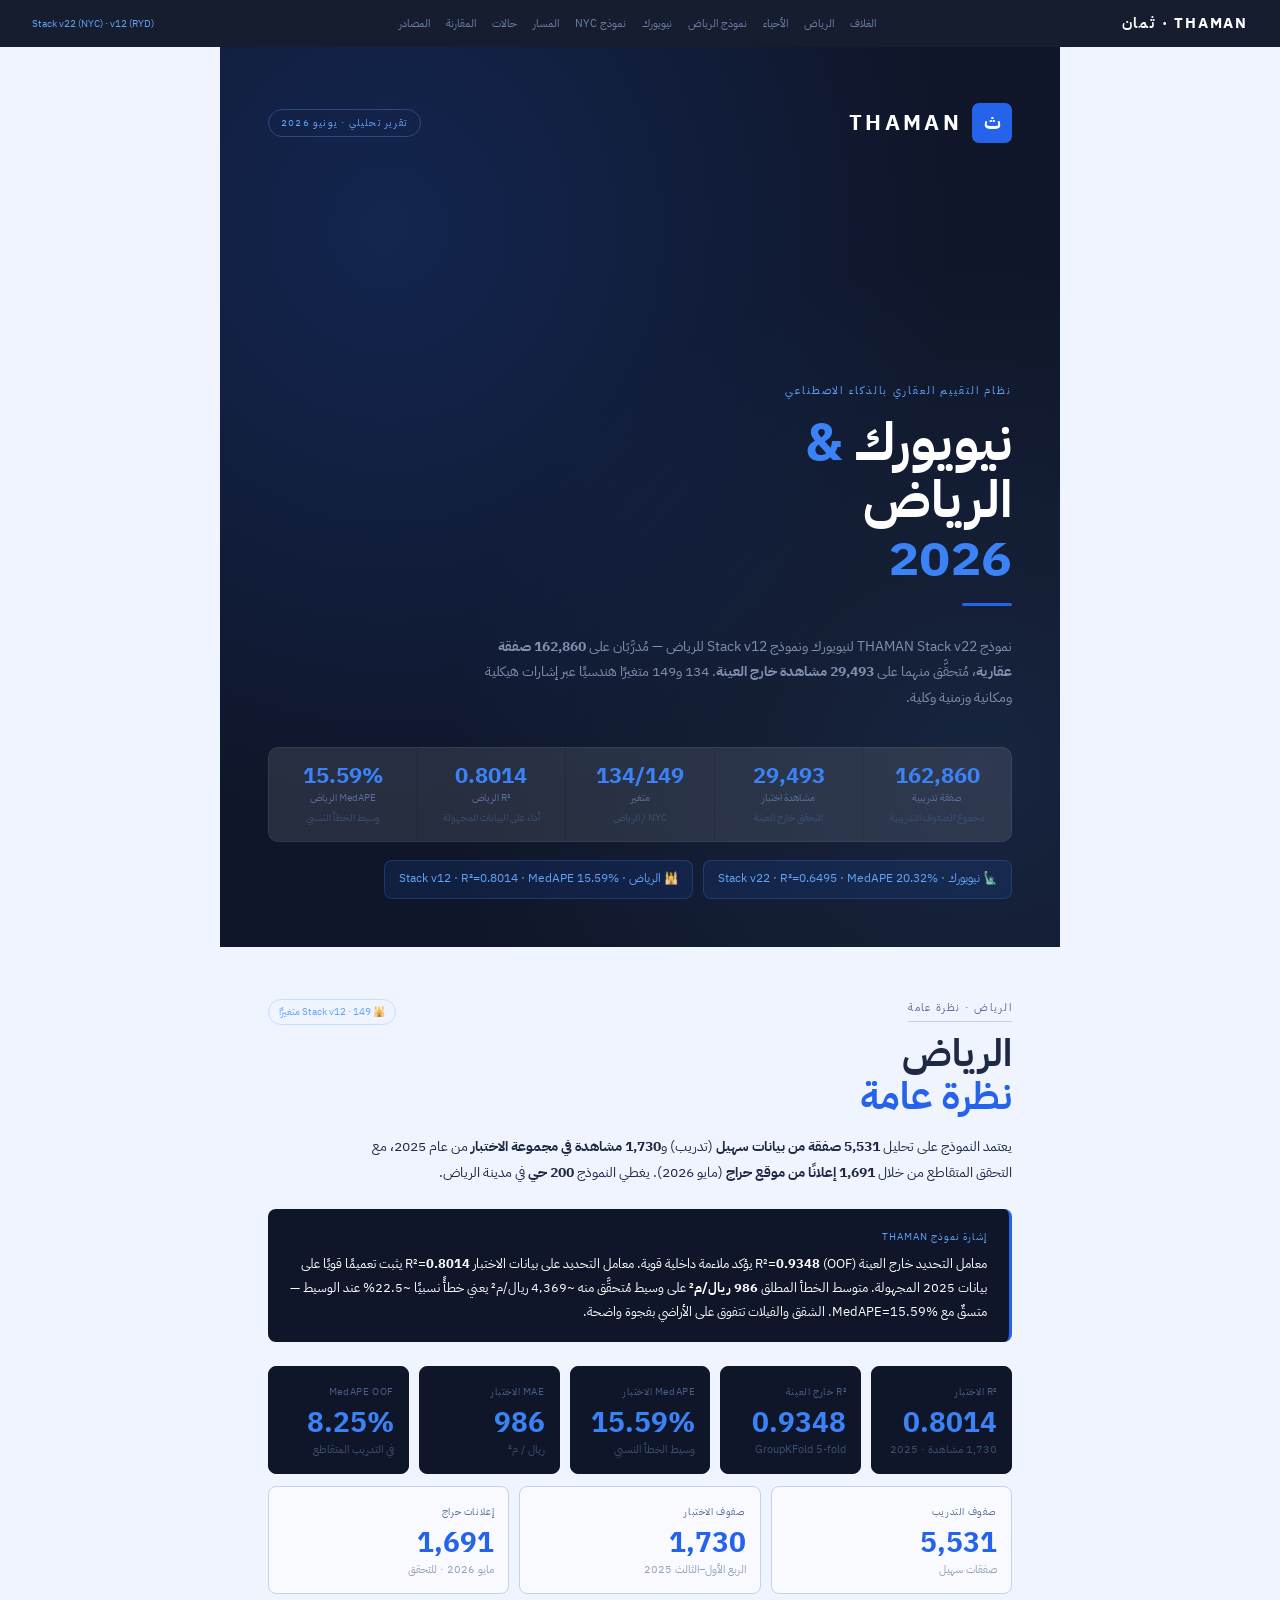
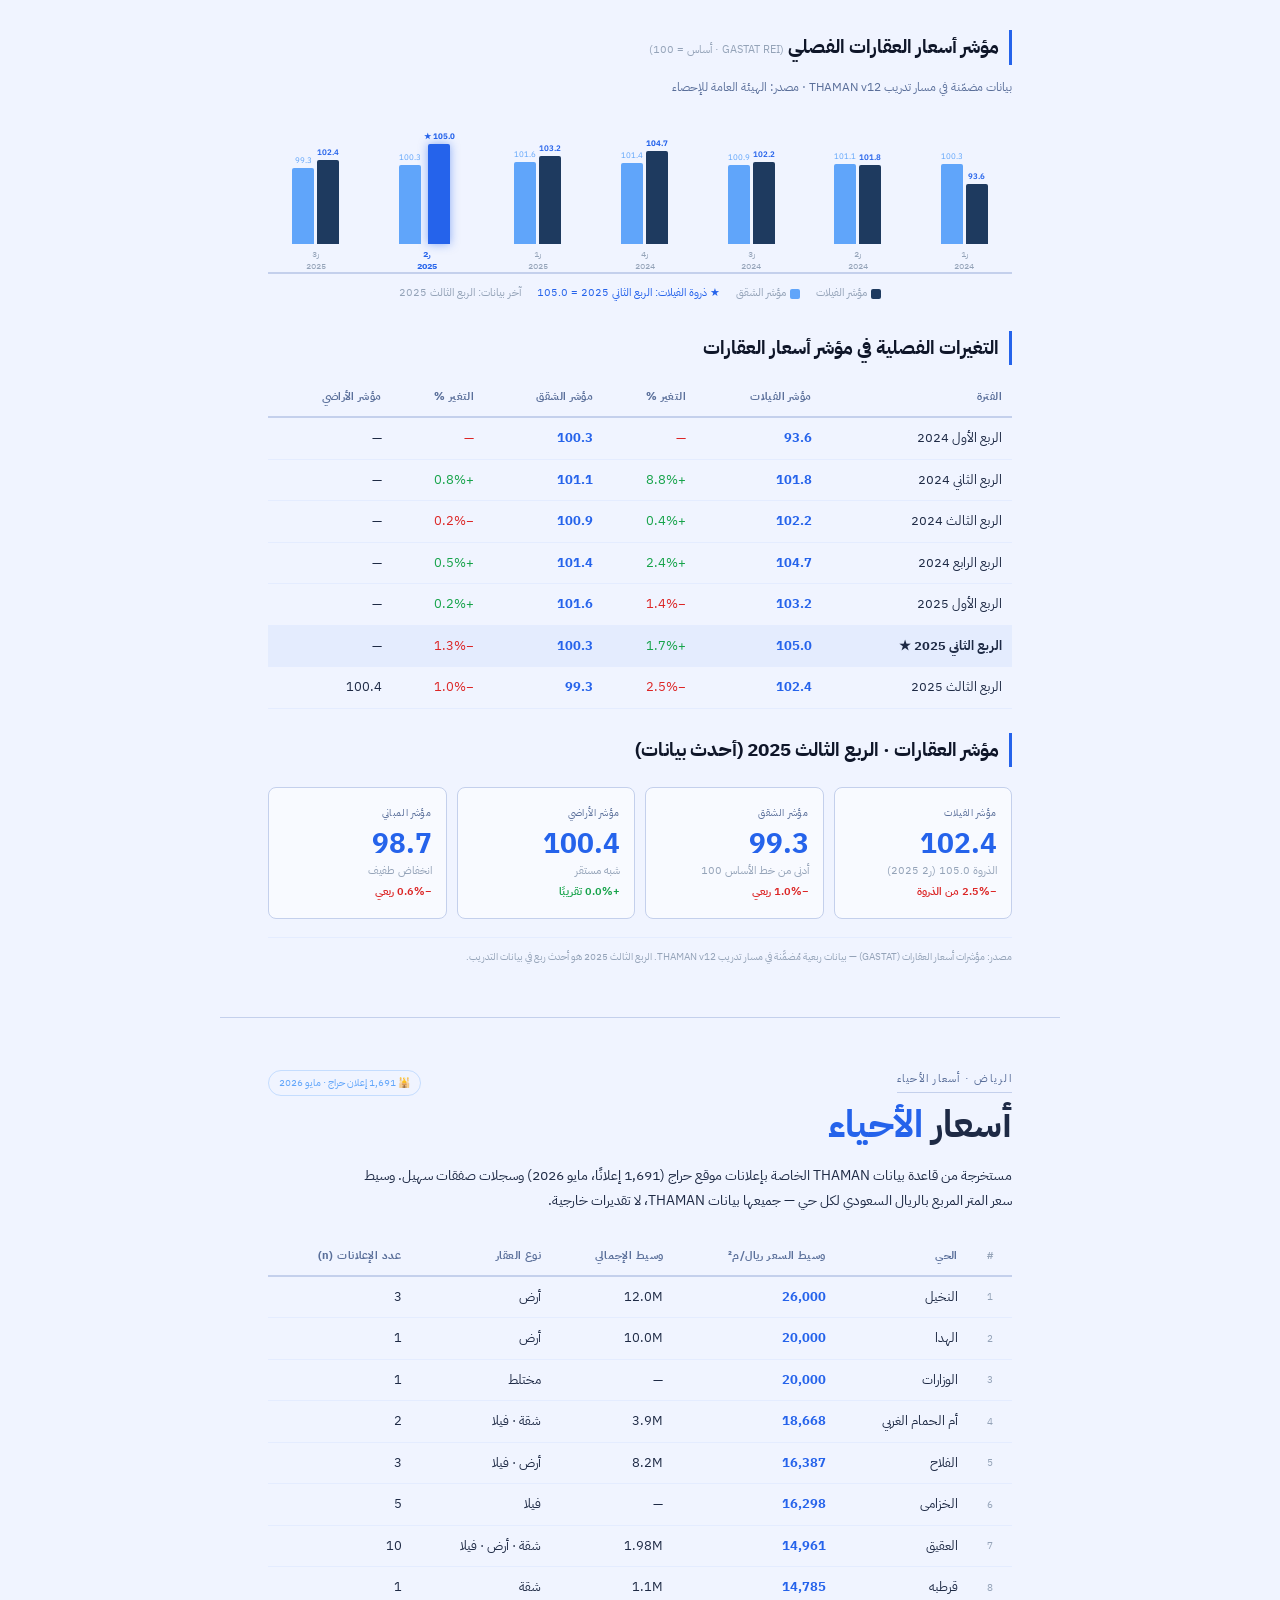
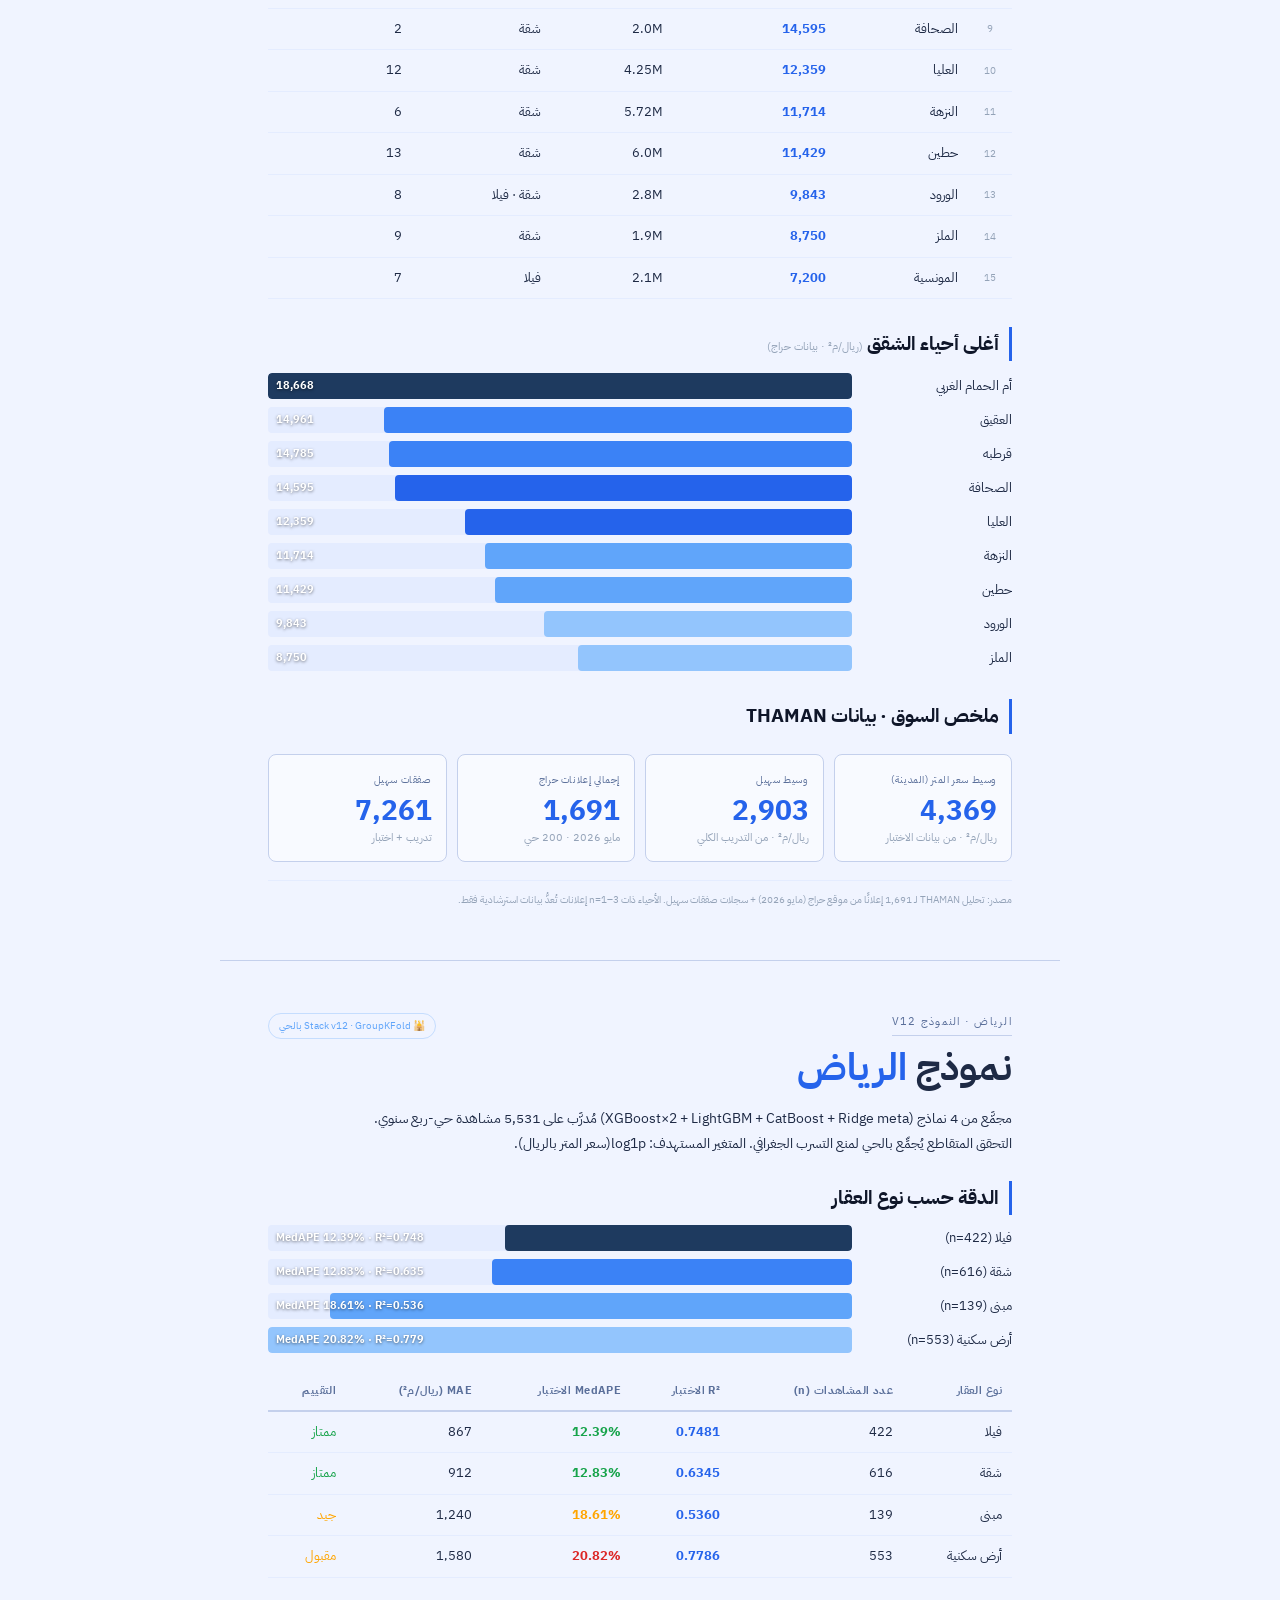
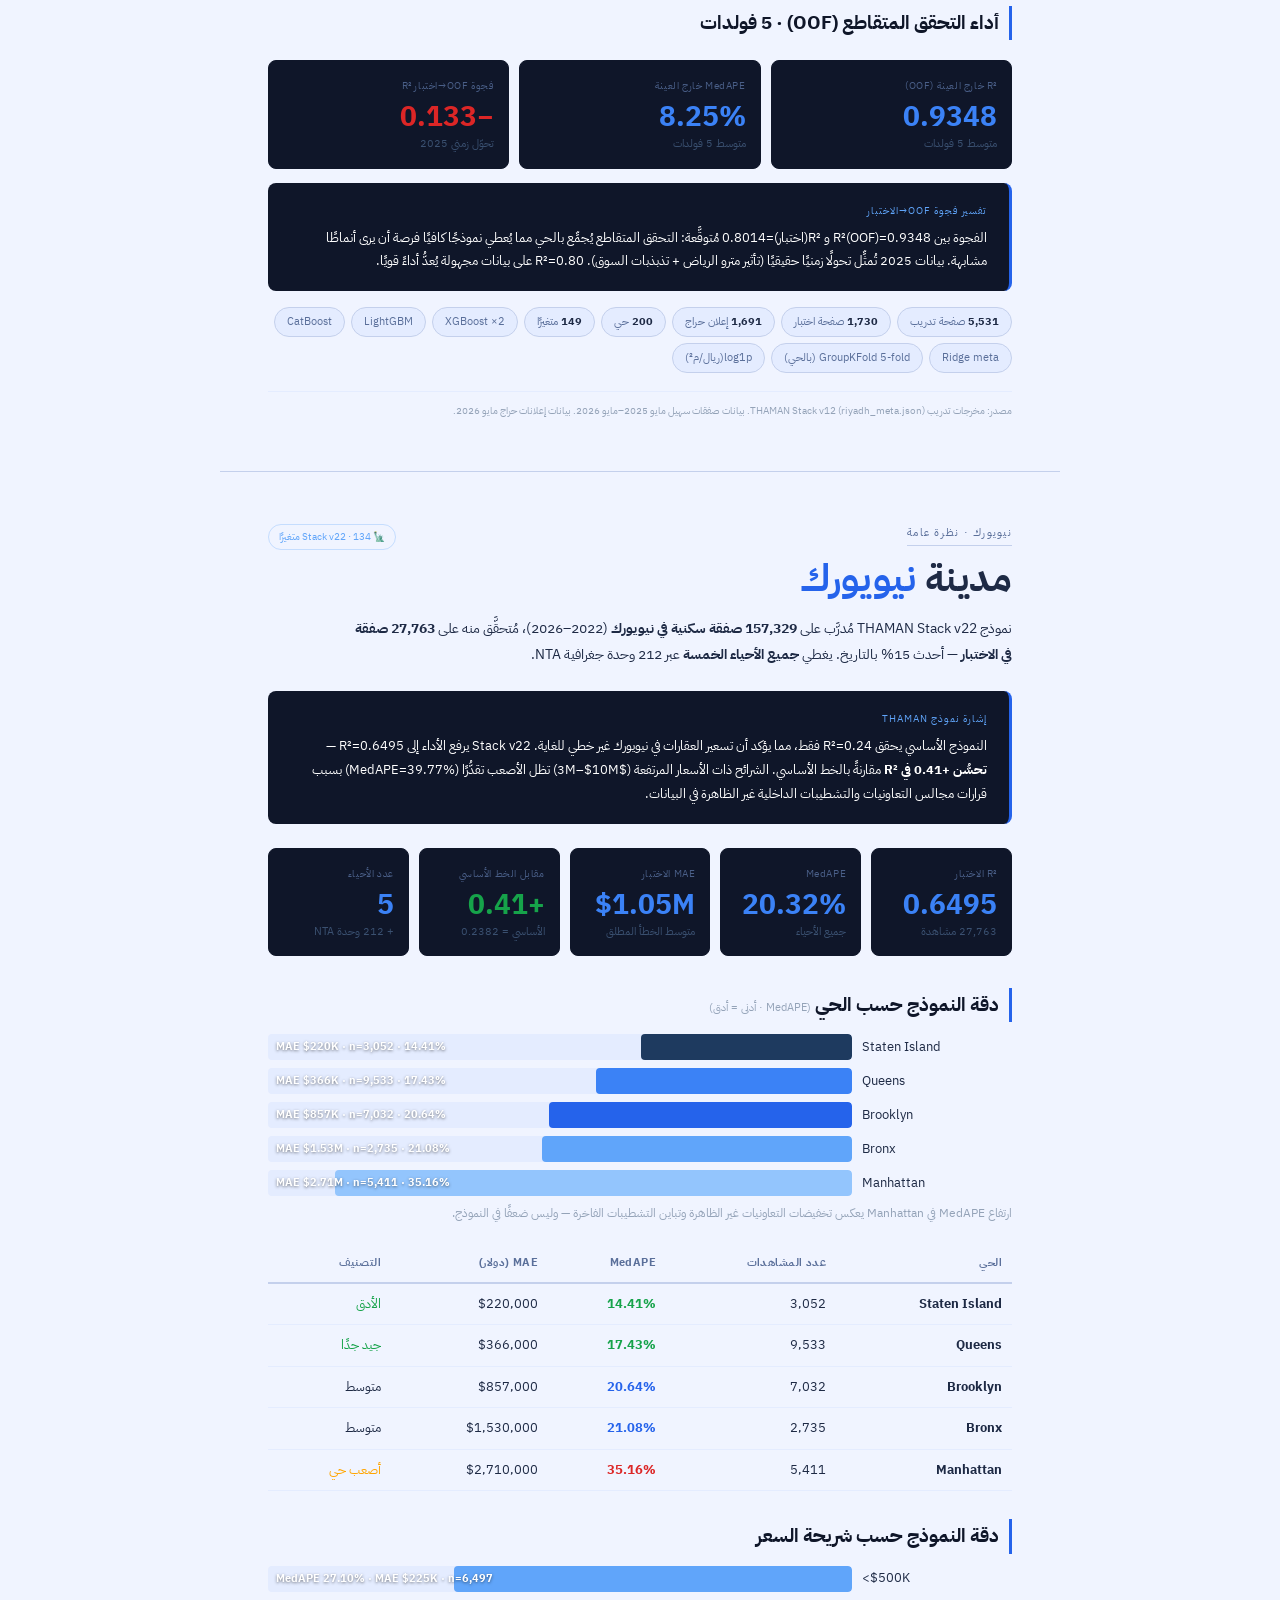
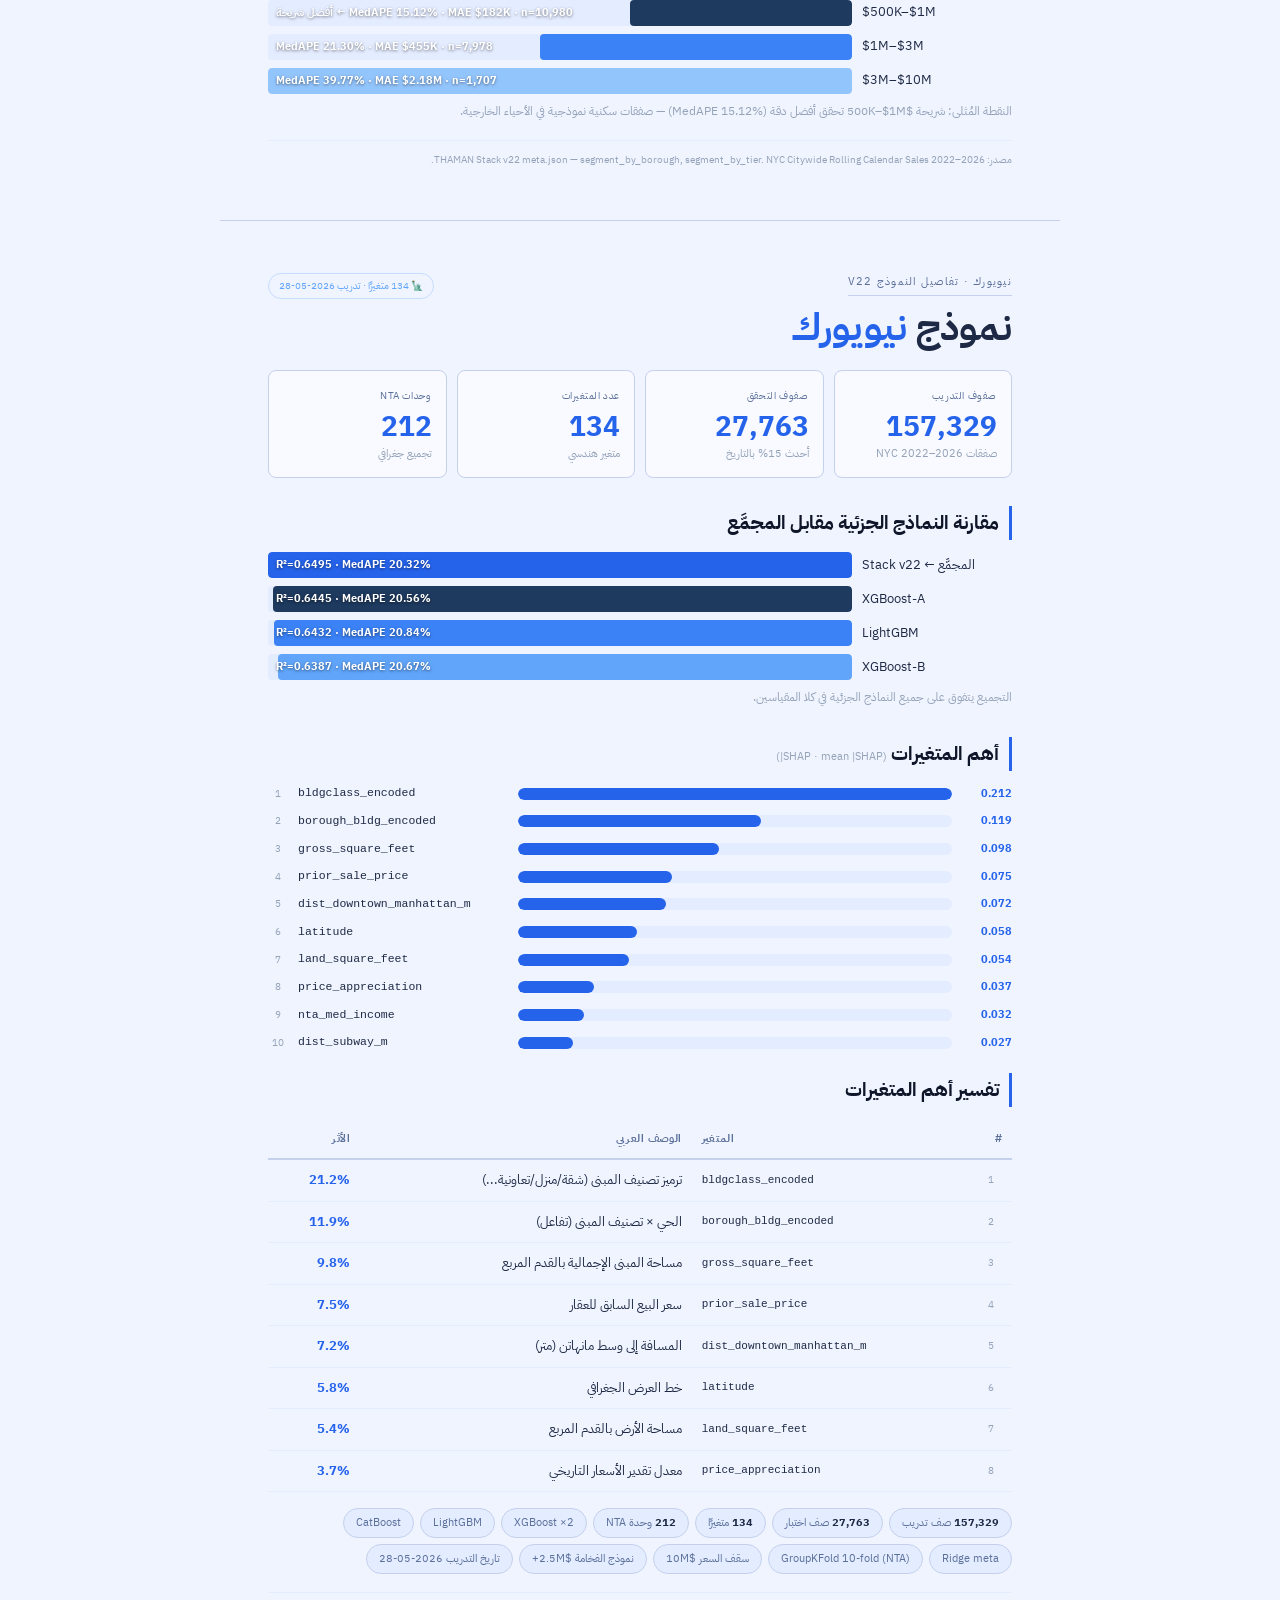
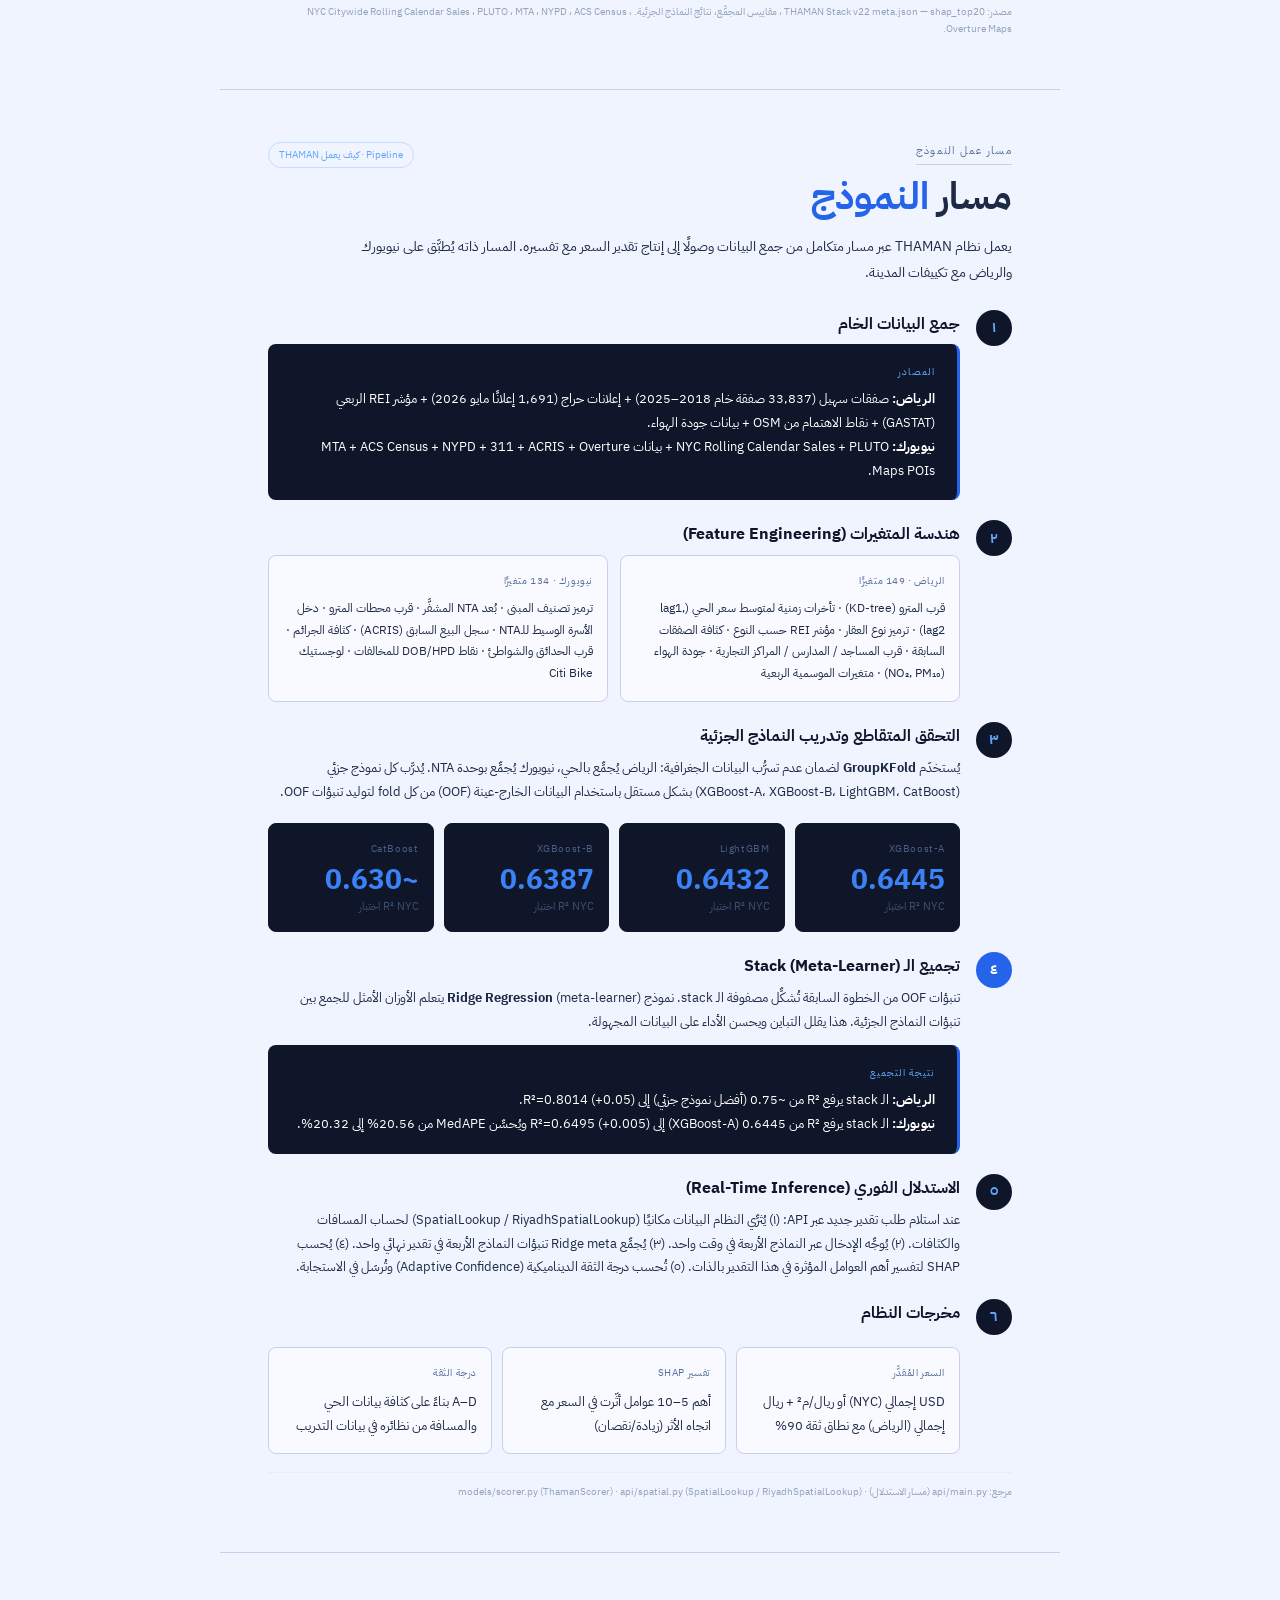
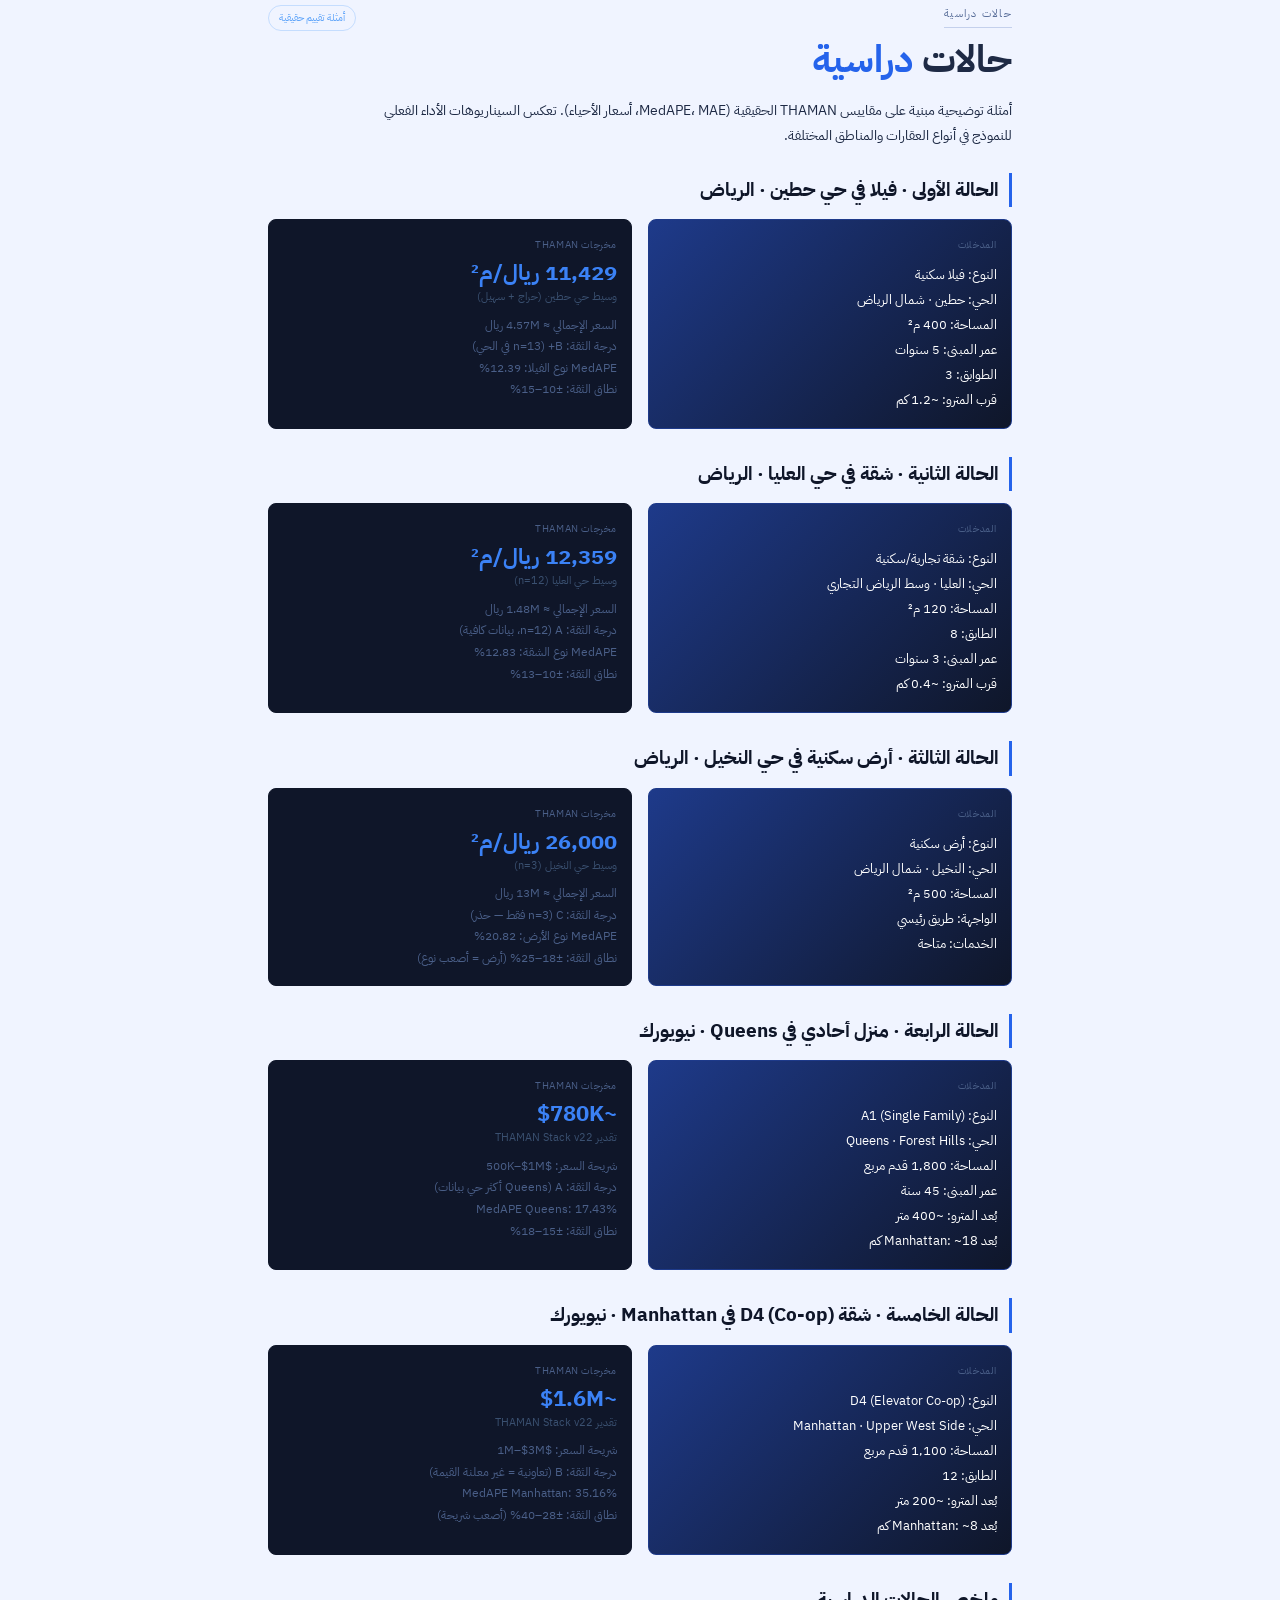
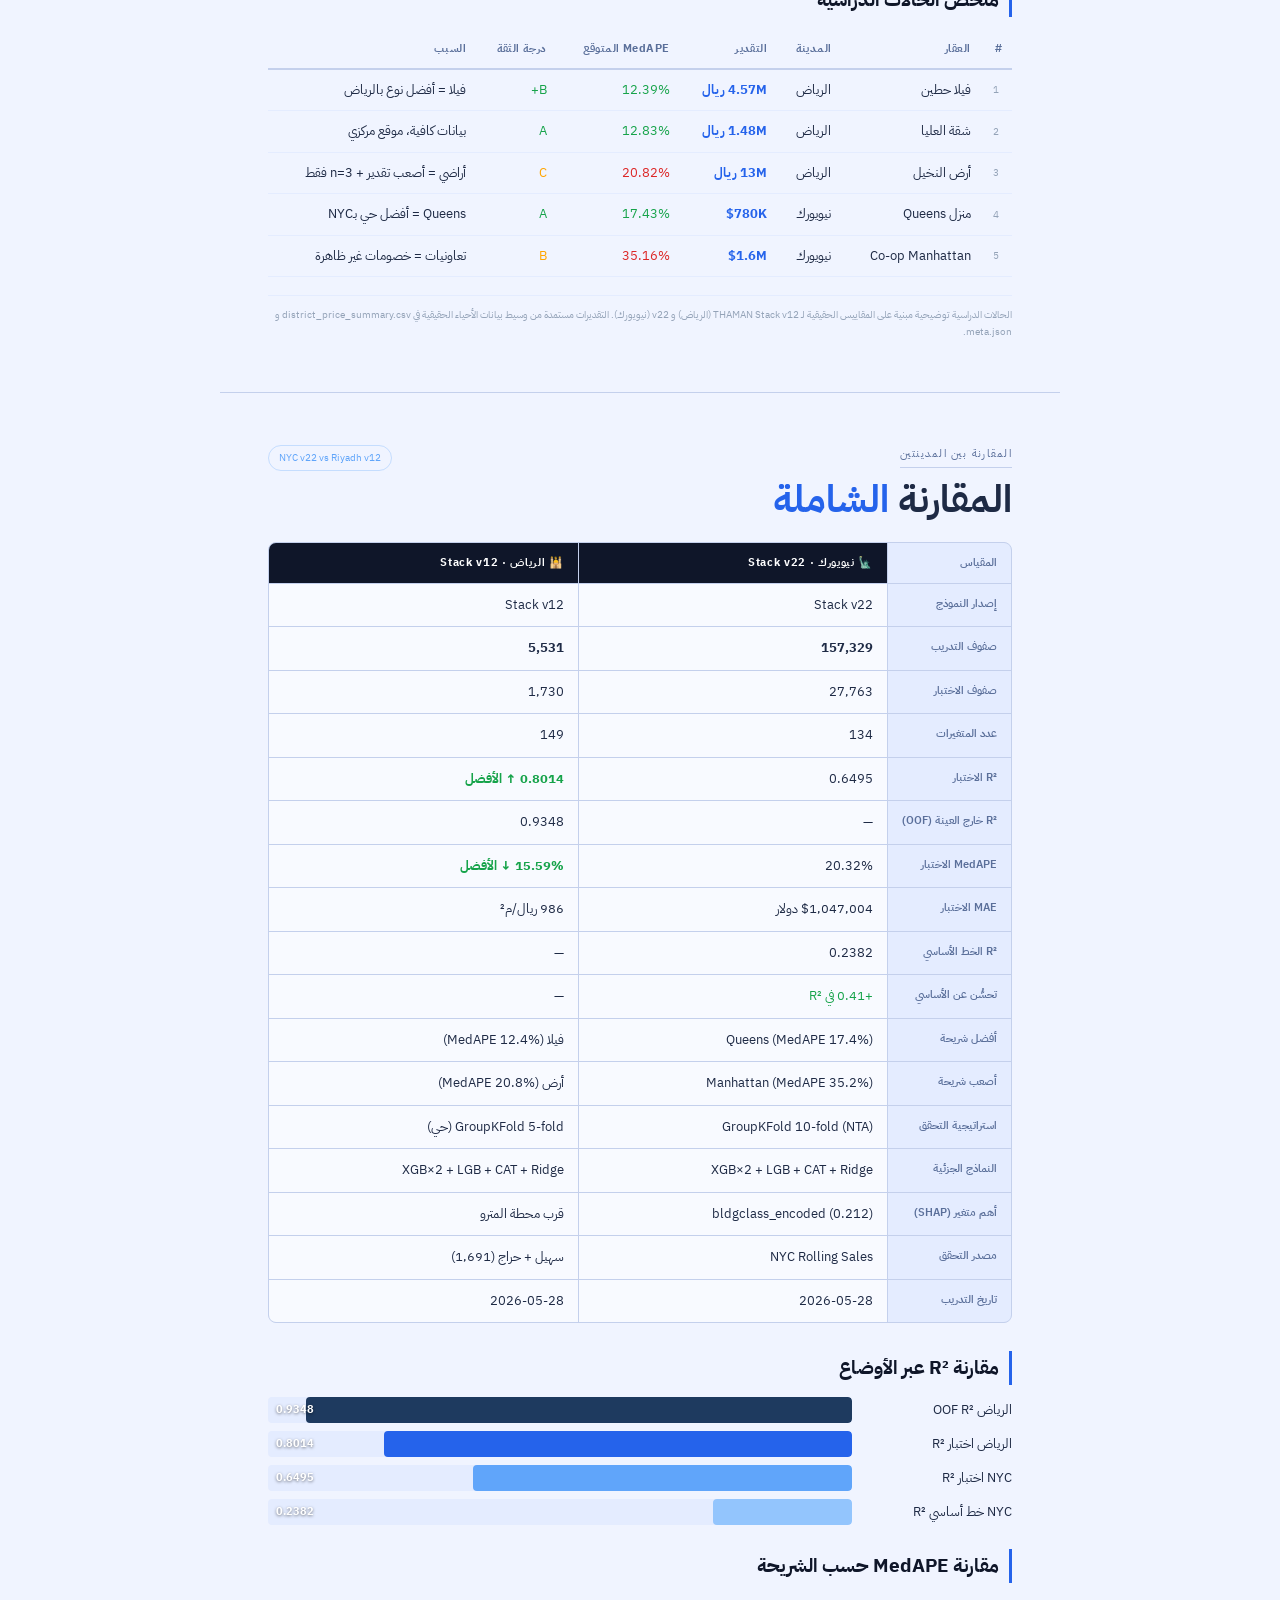
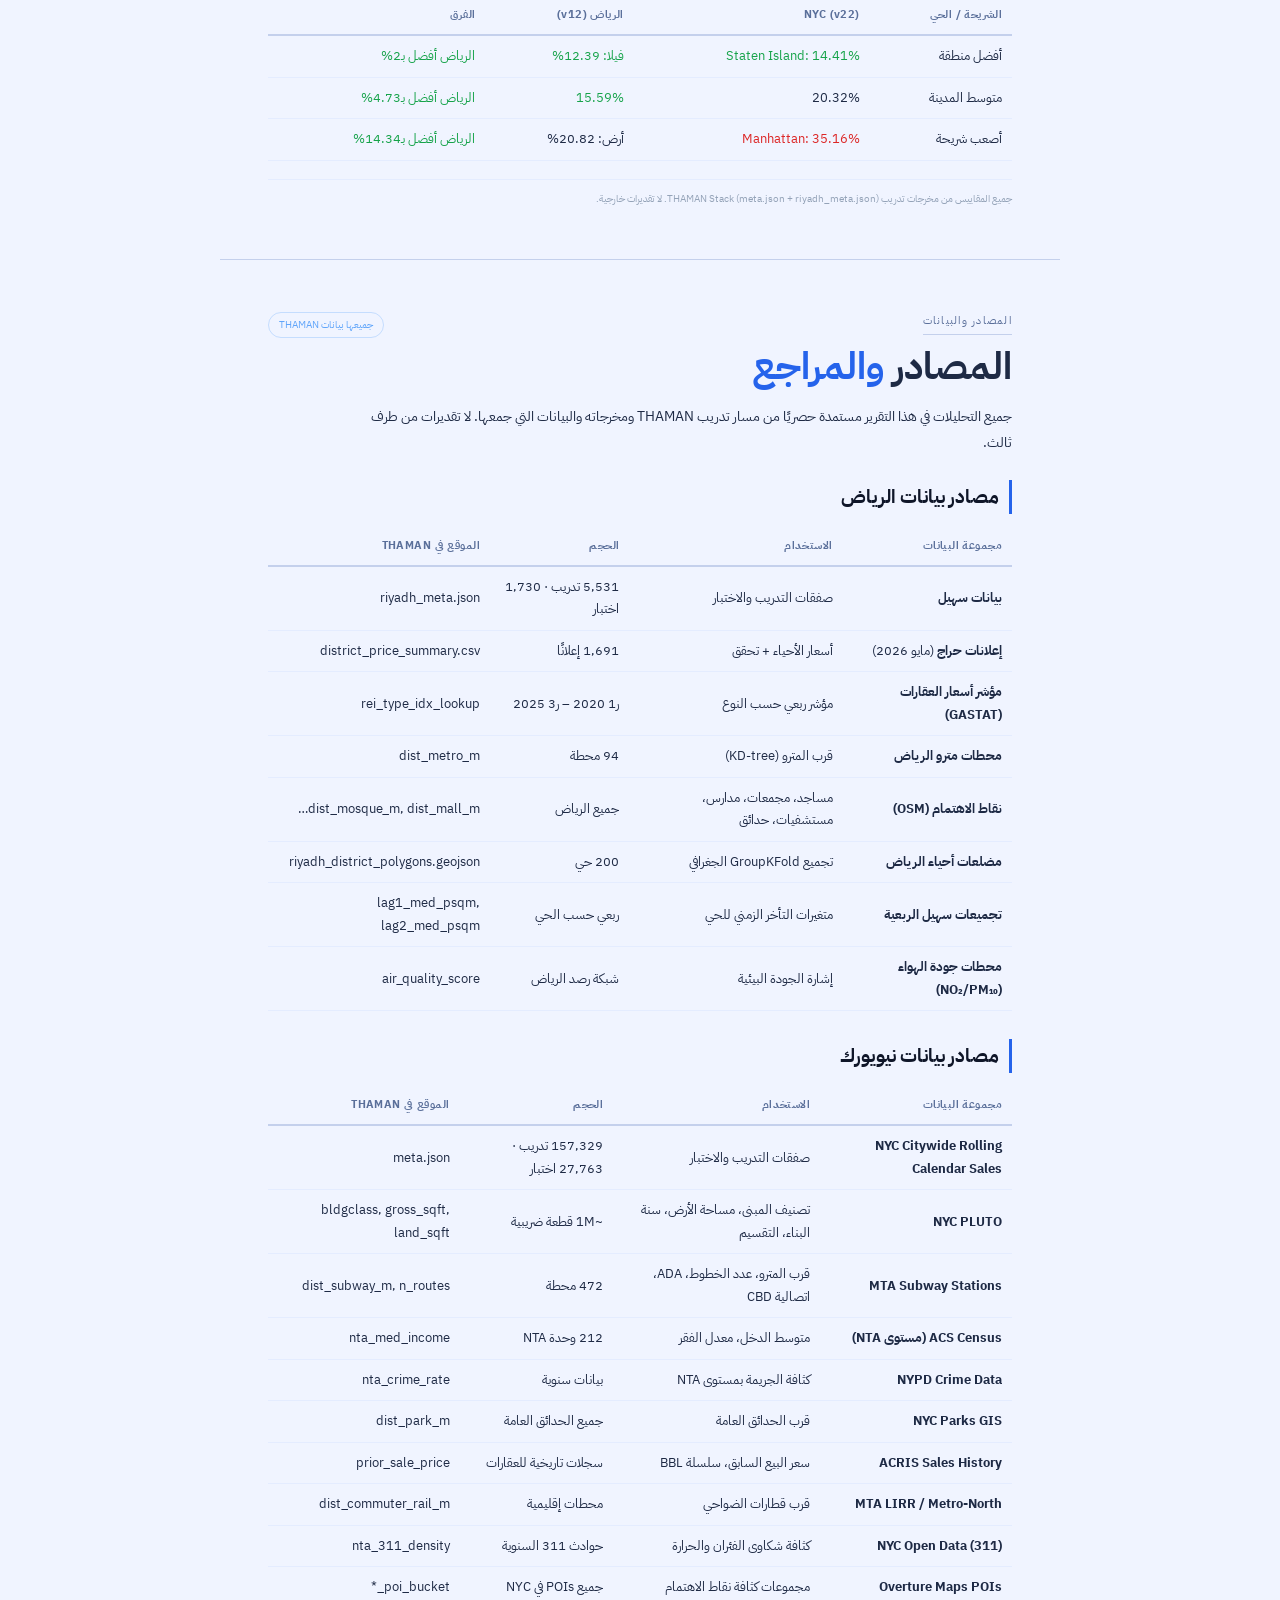
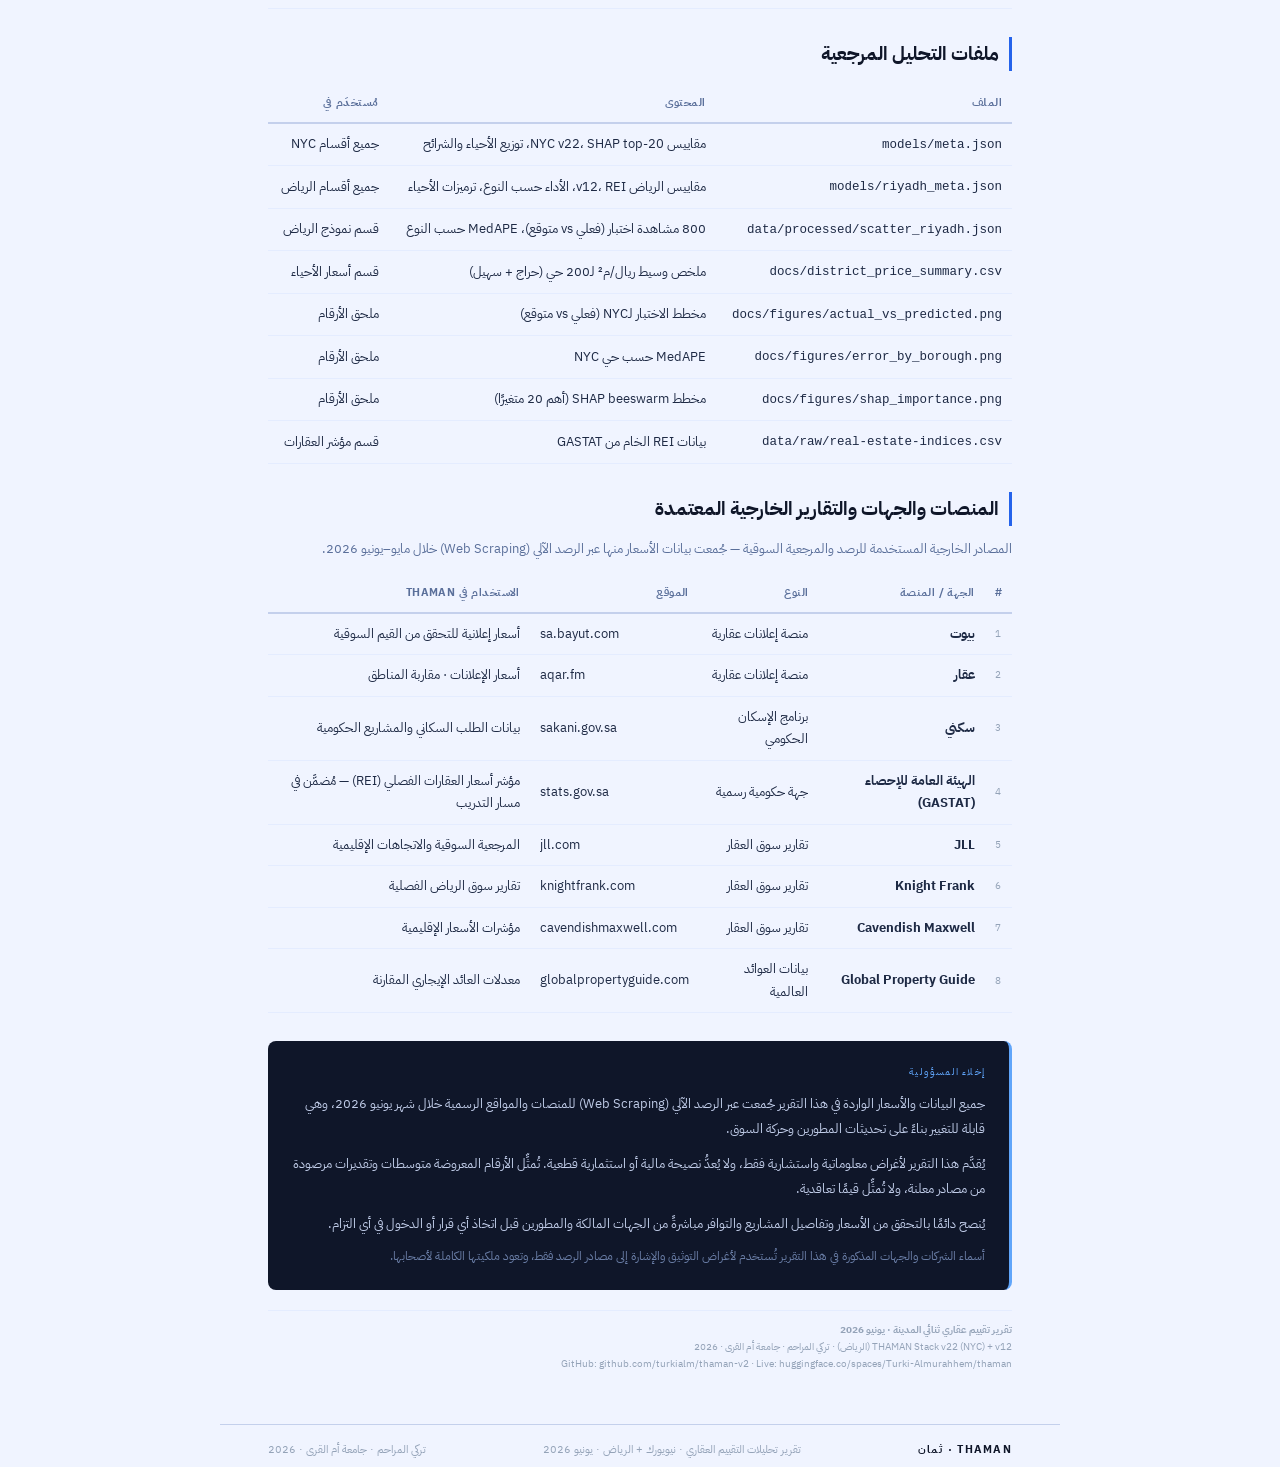
<file: docs/thaman_riyadh_report_june2026.html>
<!DOCTYPE html>
<html lang="ar" dir="rtl">
<head>
<meta charset="UTF-8">
<meta name="viewport" content="width=device-width, initial-scale=1.0">
<title>ثمان — تقرير تحليلات التقييم العقاري · نيويورك + الرياض · 2026</title>
<style>
@import url('https://fonts.googleapis.com/css2?family=IBM+Plex+Sans+Arabic:wght@300;400;500;600;700&family=Playfair+Display:wght@700;800&display=swap');

:root {
  --bg:    #f0f4ff;
  --bg2:   #e4ecff;
  --navy:  #0f1629;
  --blue:  #2563eb;
  --blue2: #3b82f6;
  --blue3: #60a5fa;
  --blue4: #93c5fd;
  --text:  #1e2a45;
  --muted: #5a6f9a;
  --dim:   #94a3b8;
  --line:  #c4d0ec;
  --white: #f8faff;
  --pos:   #16a34a;
  --neg:   #dc2626;
}

@page { margin: 0; size: A4; }

* { margin:0; padding:0; box-sizing:border-box; }
body {
  background:var(--bg); color:var(--text);
  font-family:'IBM Plex Sans Arabic',sans-serif;
  font-size:14px; line-height:1.8;
}
.page { max-width:840px; margin:0 auto; }

/* NAV */
.top-nav {
  position:sticky; top:0; z-index:100;
  background:rgba(15,22,41,0.97); backdrop-filter:blur(12px);
  padding:10px 32px; display:flex; align-items:center; justify-content:space-between;
}
.nav-logo { font-weight:800; font-size:15px; letter-spacing:0.12em; color:#fff; }
.nav-links { display:flex; gap:16px; }
.nav-links a { font-size:11px; color:#6b7fa8; text-decoration:none; cursor:pointer; }
.nav-links a:hover { color:var(--blue3); }
.nav-badge { font-size:10px; color:var(--blue3); }

/* COVER */
.cover {
  background:var(--navy); color:#fff;
  padding:56px 48px 48px; min-height:100vh;
  display:flex; flex-direction:column; position:relative; overflow:hidden;
}
.cover::before {
  content:''; position:absolute; inset:0;
  background:
    radial-gradient(ellipse at 20% 20%, rgba(37,99,235,0.20) 0%, transparent 60%),
    radial-gradient(ellipse at 90% 80%, rgba(96,165,250,0.10) 0%, transparent 50%);
  pointer-events:none;
}
.cover-top { display:flex; align-items:center; justify-content:space-between; position:relative; z-index:1; }
.logo { display:flex; align-items:center; gap:10px; }
.logo-mark { width:40px; height:40px; background:var(--blue); border-radius:7px; display:flex; align-items:center; justify-content:center; font-weight:800; font-size:19px; color:#fff; font-family:'IBM Plex Sans Arabic',sans-serif; }
.logo-text { font-size:22px; font-weight:800; letter-spacing:0.15em; }
.cover-tag { font-size:10px; color:var(--blue3); letter-spacing:0.12em; border:1px solid rgba(96,165,250,0.3); padding:4px 12px; border-radius:20px; }

.cover-hero { position:relative; z-index:1; margin-top:auto; padding-top:60px; }
.cover-eyebrow { font-size:10.5px; color:var(--blue3); letter-spacing:0.18em; text-transform:uppercase; margin-bottom:14px; }
.cover-title { font-size:52px; font-weight:700; line-height:1.1; margin-bottom:16px; }
.cover-title .accent { color:var(--blue2); }
.cover-divider { width:50px; height:3px; background:var(--blue); border-radius:2px; margin-bottom:28px; }
.cover-desc { font-size:13.5px; color:#8090b0; max-width:540px; line-height:1.9; margin-bottom:36px; }

/* KPI Strip */
.kpi-strip { display:grid; grid-template-columns:repeat(5,1fr); gap:1px; background:rgba(255,255,255,0.07); border-radius:10px; overflow:hidden; border:1px solid rgba(255,255,255,0.09); }
.kpi { background:rgba(255,255,255,0.03); padding:16px 10px; text-align:center; }
.kpi .num { font-size:22px; font-weight:700; color:var(--blue2); display:block; line-height:1.1; }
.kpi .unit { font-size:9.5px; color:#5a6f9a; margin-top:2px; }
.kpi .lbl { font-size:9.5px; color:#3a4f70; margin-top:5px; line-height:1.4; }

.city-pills { display:flex; gap:10px; margin-top:18px; flex-wrap:wrap; position:relative; z-index:1; }
.city-pill { display:flex; align-items:center; gap:8px; background:rgba(37,99,235,0.12); border:1px solid rgba(59,130,246,0.25); border-radius:8px; padding:8px 14px; font-size:11.5px; color:var(--blue3); }

/* SECTION */
.section { padding:52px 48px; border-bottom:1px solid var(--line); }
.section-top { display:flex; align-items:flex-start; justify-content:space-between; margin-bottom:8px; }
.section-label { font-size:10.5px; color:var(--muted); letter-spacing:0.12em; text-transform:uppercase; border-bottom:1px solid var(--line); padding-bottom:3px; }
.section-badge { font-size:10px; color:var(--blue3); padding:3px 10px; border:1px solid rgba(96,165,250,0.3); border-radius:20px; }
.h1 { font-size:38px; font-weight:700; line-height:1.12; margin-bottom:16px; }
.h1 .accent { color:var(--blue); }
.h2 { font-size:19px; font-weight:700; margin-bottom:12px; color:var(--navy); border-right:3px solid var(--blue); padding-right:10px; }
.lead { font-size:13.5px; color:var(--text); max-width:660px; line-height:1.9; margin-bottom:24px; }

/* CALLOUT */
.callout { background:var(--navy); color:#fff; border-radius:8px; padding:18px 22px; margin-bottom:24px; font-size:12.5px; line-height:1.9; border-right:3px solid var(--blue); }
.callout .cl { font-size:10px; color:var(--blue3); display:block; margin-bottom:6px; letter-spacing:0.1em; }

/* CARDS */
.card-row { display:grid; gap:10px; margin-top:20px; }
.card-row.c2 { grid-template-columns:1fr 1fr; }
.card-row.c3 { grid-template-columns:1fr 1fr 1fr; }
.card-row.c4 { grid-template-columns:1fr 1fr 1fr 1fr; }
.card-row.c5 { grid-template-columns:1fr 1fr 1fr 1fr 1fr; }
.card { background:var(--white); border:1px solid var(--line); border-radius:8px; padding:16px 14px; }
.card.dark { background:var(--navy); border-color:var(--navy); color:#fff; }
.card.accent-card { background:linear-gradient(135deg,#1e3a8a,var(--navy)); border-color:#1e3a8a; color:#fff; }
.card .cap { font-size:10px; color:var(--muted); letter-spacing:0.06em; margin-bottom:8px; }
.card.dark .cap, .card.accent-card .cap { color:#4a5f88; }
.card .val { font-size:28px; font-weight:700; line-height:1; }
.card.dark .val { color:var(--blue2); }
.card.accent-card .val { color:var(--blue3); }
.card .sub { font-size:11px; color:var(--dim); margin-top:5px; line-height:1.4; }
.card.dark .sub { color:#3a5070; }
.card .delta { font-size:11px; font-weight:600; margin-top:4px; }
.pos { color:var(--pos) !important; }
.neg { color:var(--neg) !important; }
.bl { color:var(--blue) !important; }

/* HORIZONTAL BARS */
.bars { margin-top:8px; }
.bar-row { display:flex; align-items:center; gap:10px; margin-bottom:8px; }
.bar-lbl { width:150px; font-size:12.5px; flex-shrink:0; text-align:right; }
.bar-lbl.en { text-align:left; direction:ltr; }
.bar-track { flex:1; height:26px; background:var(--bg2); border-radius:4px; overflow:hidden; position:relative; }
.bar-fill { height:100%; border-radius:4px; }
.bar-v { position:absolute; right:8px; top:50%; transform:translateY(-50%); font-size:11px; font-weight:700; color:#fff; text-shadow:0 1px 3px rgba(0,0,0,0.5); white-space:nowrap; }
.bar-v.l { right:auto; left:8px; }
.b-n  { background:#1e3a5f; }
.b-b  { background:var(--blue); }
.b-b2 { background:var(--blue2); }
.b-b3 { background:var(--blue3); }
.b-b4 { background:var(--blue4); }

/* REI CHART */
.rei-wrap { display:flex; align-items:flex-end; gap:11px; height:160px; justify-content:space-around; border-bottom:2px solid var(--line); margin-top:16px; }
.rei-q { display:flex; flex-direction:column; align-items:center; }
.rei-pair { display:flex; gap:3px; align-items:flex-end; }
.rei-bar { width:22px; border-radius:2px 2px 0 0; }
.rei-ql { font-size:9px; color:var(--dim); margin-top:5px; text-align:center; line-height:1.3; }
.rei-legend { display:flex; gap:16px; justify-content:center; margin-top:10px; font-size:10.5px; color:var(--dim); flex-wrap:wrap; }
.vl { display:flex; align-items:center; gap:4px; }
.vldot { width:10px; height:10px; border-radius:2px; }

/* TABLE */
.tbl { width:100%; border-collapse:collapse; margin-top:14px; font-size:12.5px; }
.tbl th { font-size:10.5px; color:var(--muted); padding:9px 10px; text-align:right; border-bottom:2px solid var(--line); letter-spacing:0.04em; }
.tbl th.en { text-align:left; direction:ltr; }
.tbl td { padding:9px 10px; border-bottom:1px solid var(--bg2); }
.tbl tr:hover td { background:var(--bg2); }
.tbl .num-cell { font-weight:700; color:var(--blue); }
.tbl .rank { font-size:10px; color:var(--dim); text-align:center; }

/* SHAP */
.shap-row { display:flex; align-items:center; gap:10px; margin-bottom:7px; direction:ltr; }
.shap-rk { width:20px; font-size:10px; color:var(--dim); text-align:center; }
.shap-ft { width:210px; font-size:11.5px; font-family:monospace; color:var(--text); }
.shap-tr { flex:1; height:12px; background:var(--bg2); border-radius:6px; overflow:hidden; }
.shap-fi { height:100%; background:var(--blue); border-radius:6px; }
.shap-v { width:50px; font-size:11px; font-weight:700; color:var(--blue); text-align:right; }

/* COMPARE */
.cmp { display:grid; grid-template-columns:auto 1fr 1fr; gap:1px; background:var(--line); border-radius:8px; overflow:hidden; border:1px solid var(--line); margin-top:20px; }
.cm { background:var(--white); padding:10px 14px; font-size:12.5px; }
.cm.hd { background:var(--navy); color:#fff; font-size:11px; font-weight:700; letter-spacing:0.06em; }
.cm.mt { background:var(--bg2); font-size:11px; color:var(--muted); font-weight:600; }

/* PILLS */
.pills { display:flex; flex-wrap:wrap; gap:6px; margin-top:16px; }
.pill { background:var(--bg2); border:1px solid var(--line); border-radius:20px; padding:4px 12px; font-size:11px; color:var(--muted); direction:rtl; }
.pill b { color:var(--text); }

/* SRC NOTE */
.src { font-size:10px; color:var(--dim); margin-top:18px; border-top:1px solid var(--bg2); padding-top:10px; line-height:1.7; }

/* FOOTER */
.footer { display:flex; align-items:center; justify-content:space-between; padding:16px 48px; border-top:1px solid var(--line); font-size:10.5px; color:var(--dim); }
.footer .fl { font-weight:700; letter-spacing:0.12em; color:var(--navy); }

/* METRIC HIGHLIGHT BOX */
.metric-box { display:grid; grid-template-columns:1fr 1fr; gap:20px; margin-top:20px; }
.mbox { background:var(--white); border:1px solid var(--line); border-radius:8px; padding:20px; position:relative; overflow:hidden; }
.mbox::before { content:''; position:absolute; top:0; right:0; width:4px; height:100%; background:var(--blue); }
.mbox .mv { font-size:36px; font-weight:700; color:var(--blue); line-height:1; }
.mbox .mu { font-size:12px; color:var(--muted); margin-top:4px; }
.mbox .ml { font-size:11.5px; color:var(--dim); margin-top:8px; }

@media print { .top-nav { display:none; } .section { page-break-after:always; } }
</style>
</head>
<body>

<nav class="top-nav">
  <span class="nav-logo">THAMAN · ثمان</span>
  <div class="nav-links">
    <a onclick="scrollTo(0,0)">الغلاف</a>
    <a onclick="document.getElementById('ryd').scrollIntoView({behavior:'smooth'})">الرياض</a>
    <a onclick="document.getElementById('ryd-dist').scrollIntoView({behavior:'smooth'})">الأحياء</a>
    <a onclick="document.getElementById('ryd-mdl').scrollIntoView({behavior:'smooth'})">نموذج الرياض</a>
    <a onclick="document.getElementById('nyc').scrollIntoView({behavior:'smooth'})">نيويورك</a>
    <a onclick="document.getElementById('nyc-mdl').scrollIntoView({behavior:'smooth'})">نموذج NYC</a>
    <a onclick="document.getElementById('pipeline').scrollIntoView({behavior:'smooth'})">المسار</a>
    <a onclick="document.getElementById('cases').scrollIntoView({behavior:'smooth'})">حالات</a>
    <a onclick="document.getElementById('cmp').scrollIntoView({behavior:'smooth'})">المقارنة</a>
    <a onclick="document.getElementById('refs').scrollIntoView({behavior:'smooth'})">المصادر</a>
  </div>
  <span class="nav-badge">Stack v22 (NYC) · v12 (RYD)</span>
</nav>

<div class="page">

<!-- ══════ COVER ══════ -->
<div class="cover">
  <div class="cover-top">
    <div class="logo">
      <div class="logo-mark">ث</div>
      <span class="logo-text">THAMAN</span>
    </div>
    <span class="cover-tag">تقرير تحليلي · يونيو 2026</span>
  </div>

  <div class="cover-hero">
    <div class="cover-eyebrow">نظام التقييم العقاري بالذكاء الاصطناعي</div>
    <div class="cover-title">
      نيويورك <span class="accent">&amp;</span><br>
      الرياض<br>
      <span class="accent">2026</span>
    </div>
    <div class="cover-divider"></div>
    <div class="cover-desc">
      نموذج THAMAN Stack v22 لنيويورك ونموذج Stack v12 للرياض —
      مُدرَّبَان على <strong>162,860 صفقة عقارية</strong>،
      مُتحقَّق منهما على <strong>29,493 مشاهدة خارج العينة</strong>.
      134 و149 متغيرًا هندسيًا عبر إشارات هيكلية ومكانية وزمنية وكلية.
    </div>

    <div class="kpi-strip">
      <div class="kpi">
        <span class="num">162,860</span>
        <div class="unit">صفقة تدريبية</div>
        <div class="lbl">مجموع الصفوف التدريبية</div>
      </div>
      <div class="kpi">
        <span class="num">29,493</span>
        <div class="unit">مشاهدة اختبار</div>
        <div class="lbl">التحقق خارج العينة</div>
      </div>
      <div class="kpi">
        <span class="num">134/149</span>
        <div class="unit">متغير</div>
        <div class="lbl">NYC / الرياض</div>
      </div>
      <div class="kpi">
        <span class="num">0.8014</span>
        <div class="unit">R² الرياض</div>
        <div class="lbl">أداء على البيانات المجهولة</div>
      </div>
      <div class="kpi">
        <span class="num">15.59%</span>
        <div class="unit">MedAPE الرياض</div>
        <div class="lbl">وسيط الخطأ النسبي</div>
      </div>
    </div>

    <div class="city-pills">
      <div class="city-pill">🗽 نيويورك · Stack v22 · R²=0.6495 · MedAPE 20.32%</div>
      <div class="city-pill">🕌 الرياض · Stack v12 · R²=0.8014 · MedAPE 15.59%</div>
    </div>
  </div>
</div>

<!-- ══════ RIYADH OVERVIEW ══════ -->
<div class="section" id="ryd">
  <div class="section-top">
    <span class="section-label">الرياض · نظرة عامة</span>
    <span class="section-badge">🕌 Stack v12 · 149 متغيرًا</span>
  </div>
  <div class="h1">الرياض<br><span class="accent">نظرة عامة</span></div>

  <p class="lead">
    يعتمد النموذج على تحليل <strong>5,531 صفقة من بيانات سهيل</strong> (تدريب)
    و<strong>1,730 مشاهدة في مجموعة الاختبار</strong> من عام 2025،
    مع التحقق المتقاطع من خلال <strong>1,691 إعلانًا من موقع حراج</strong> (مايو 2026).
    يغطي النموذج <strong>200 حي</strong> في مدينة الرياض.
  </p>

  <div class="callout">
    <span class="cl">إشارة نموذج THAMAN</span>
    معامل التحديد خارج العينة (OOF) R²=<strong>0.9348</strong> يؤكد ملاءمة داخلية قوية.
    معامل التحديد على بيانات الاختبار R²=<strong>0.8014</strong> يثبت تعميمًا قويًا على بيانات 2025 المجهولة.
    متوسط الخطأ المطلق <strong>986 ريال/م²</strong> على وسيط مُتحقَّق منه ~4,369 ريال/م²
    يعني خطأً نسبيًا ~22.5% عند الوسيط — متسقٌ مع MedAPE=15.59%.
    الشقق والفيلات تتفوق على الأراضي بفجوة واضحة.
  </div>

  <!-- Key metrics -->
  <div class="card-row c5" style="margin-top:20px">
    <div class="card dark"><div class="cap">R² الاختبار</div><div class="val">0.8014</div><div class="sub">1,730 مشاهدة · 2025</div></div>
    <div class="card dark"><div class="cap">R² خارج العينة</div><div class="val">0.9348</div><div class="sub">GroupKFold 5-fold</div></div>
    <div class="card dark"><div class="cap">MedAPE الاختبار</div><div class="val">15.59%</div><div class="sub">وسيط الخطأ النسبي</div></div>
    <div class="card dark"><div class="cap">MAE الاختبار</div><div class="val">986</div><div class="sub">ريال / م²</div></div>
    <div class="card dark"><div class="cap">MedAPE OOF</div><div class="val">8.25%</div><div class="sub">في التدريب المتقاطع</div></div>
  </div>

  <div class="card-row c3" style="margin-top:12px">
    <div class="card"><div class="cap">صفوف التدريب</div><div class="val bl">5,531</div><div class="sub">صفقات سهيل</div></div>
    <div class="card"><div class="cap">صفوف الاختبار</div><div class="val bl">1,730</div><div class="sub">الربع الأول–الثالث 2025</div></div>
    <div class="card"><div class="cap">إعلانات حراج</div><div class="val bl">1,691</div><div class="sub">مايو 2026 · للتحقق</div></div>
  </div>

  <!-- REI Trend -->
  <div style="margin-top:36px">
    <div class="h2">مؤشر أسعار العقارات الفصلي <span style="font-size:11px;font-weight:400;color:var(--dim)">(GASTAT REI · أساس = 100)</span></div>
    <p style="font-size:12px;color:var(--muted);margin-bottom:8px">بيانات مضمّنة في مسار تدريب THAMAN v12 · مصدر: الهيئة العامة للإحصاء</p>

    <div class="rei-wrap">
      <!-- Q1 2024 -->
      <div class="rei-q">
        <div class="rei-pair">
          <div style="display:flex;flex-direction:column;align-items:center">
            <span style="font-size:8px;font-weight:600;color:var(--blue)">93.6</span>
            <div class="rei-bar" style="height:60px;background:#1e3a5f"></div>
          </div>
          <div style="display:flex;flex-direction:column;align-items:center">
            <span style="font-size:8px;color:var(--blue3)">100.3</span>
            <div class="rei-bar" style="height:80px;background:var(--blue3)"></div>
          </div>
        </div>
        <div class="rei-ql">ر1<br>2024</div>
      </div>
      <!-- Q2 2024 -->
      <div class="rei-q">
        <div class="rei-pair">
          <div style="display:flex;flex-direction:column;align-items:center">
            <span style="font-size:8px;font-weight:600;color:var(--blue)">101.8</span>
            <div class="rei-bar" style="height:79px;background:#1e3a5f"></div>
          </div>
          <div style="display:flex;flex-direction:column;align-items:center">
            <span style="font-size:8px;color:var(--blue3)">101.1</span>
            <div class="rei-bar" style="height:80px;background:var(--blue3)"></div>
          </div>
        </div>
        <div class="rei-ql">ر2<br>2024</div>
      </div>
      <!-- Q3 2024 -->
      <div class="rei-q">
        <div class="rei-pair">
          <div style="display:flex;flex-direction:column;align-items:center">
            <span style="font-size:8px;font-weight:600;color:var(--blue)">102.2</span>
            <div class="rei-bar" style="height:82px;background:#1e3a5f"></div>
          </div>
          <div style="display:flex;flex-direction:column;align-items:center">
            <span style="font-size:8px;color:var(--blue3)">100.9</span>
            <div class="rei-bar" style="height:79px;background:var(--blue3)"></div>
          </div>
        </div>
        <div class="rei-ql">ر3<br>2024</div>
      </div>
      <!-- Q4 2024 -->
      <div class="rei-q">
        <div class="rei-pair">
          <div style="display:flex;flex-direction:column;align-items:center">
            <span style="font-size:8px;font-weight:700;color:var(--blue)">104.7</span>
            <div class="rei-bar" style="height:93px;background:#1e3a5f"></div>
          </div>
          <div style="display:flex;flex-direction:column;align-items:center">
            <span style="font-size:8px;color:var(--blue3)">101.4</span>
            <div class="rei-bar" style="height:81px;background:var(--blue3)"></div>
          </div>
        </div>
        <div class="rei-ql">ر4<br>2024</div>
      </div>
      <!-- Q1 2025 -->
      <div class="rei-q">
        <div class="rei-pair">
          <div style="display:flex;flex-direction:column;align-items:center">
            <span style="font-size:8px;font-weight:600;color:var(--blue)">103.2</span>
            <div class="rei-bar" style="height:88px;background:#1e3a5f"></div>
          </div>
          <div style="display:flex;flex-direction:column;align-items:center">
            <span style="font-size:8px;color:var(--blue3)">101.6</span>
            <div class="rei-bar" style="height:82px;background:var(--blue3)"></div>
          </div>
        </div>
        <div class="rei-ql">ر1<br>2025</div>
      </div>
      <!-- Q2 2025 PEAK -->
      <div class="rei-q">
        <div class="rei-pair">
          <div style="display:flex;flex-direction:column;align-items:center">
            <span style="font-size:8px;font-weight:700;color:var(--blue)">105.0 ★</span>
            <div class="rei-bar" style="height:100px;background:var(--blue);box-shadow:0 0 10px rgba(37,99,235,0.5)"></div>
          </div>
          <div style="display:flex;flex-direction:column;align-items:center">
            <span style="font-size:8px;color:var(--blue3)">100.3</span>
            <div class="rei-bar" style="height:79px;background:var(--blue3)"></div>
          </div>
        </div>
        <div class="rei-ql" style="color:var(--blue);font-weight:700">ر2<br>2025</div>
      </div>
      <!-- Q3 2025 Latest -->
      <div class="rei-q">
        <div class="rei-pair">
          <div style="display:flex;flex-direction:column;align-items:center">
            <span style="font-size:8px;font-weight:600;color:var(--blue)">102.4</span>
            <div class="rei-bar" style="height:84px;background:#1e3a5f"></div>
          </div>
          <div style="display:flex;flex-direction:column;align-items:center">
            <span style="font-size:8px;color:var(--blue3)">99.3</span>
            <div class="rei-bar" style="height:76px;background:var(--blue3)"></div>
          </div>
        </div>
        <div class="rei-ql">ر3<br>2025</div>
      </div>
    </div>
    <div class="rei-legend">
      <div class="vl"><div class="vldot" style="background:#1e3a5f"></div>مؤشر الفيلات</div>
      <div class="vl"><div class="vldot" style="background:var(--blue3)"></div>مؤشر الشقق</div>
      <div class="vl" style="color:var(--blue)">★ ذروة الفيلات: الربع الثاني 2025 = 105.0</div>
      <div class="vl" style="color:var(--dim)">آخر بيانات: الربع الثالث 2025</div>
    </div>
  </div>

  <!-- REI Change Table -->
  <div style="margin-top:28px">
    <div class="h2">التغيرات الفصلية في مؤشر أسعار العقارات</div>
    <table class="tbl">
      <thead>
        <tr>
          <th>الفترة</th>
          <th>مؤشر الفيلات</th>
          <th>التغير %</th>
          <th>مؤشر الشقق</th>
          <th>التغير %</th>
          <th>مؤشر الأراضي</th>
        </tr>
      </thead>
      <tbody>
        <tr><td>الربع الأول 2024</td><td class="num-cell">93.6</td><td class="neg">—</td><td class="num-cell">100.3</td><td class="neg">—</td><td>—</td></tr>
        <tr><td>الربع الثاني 2024</td><td class="num-cell">101.8</td><td class="pos">+8.8%</td><td class="num-cell">101.1</td><td class="pos">+0.8%</td><td>—</td></tr>
        <tr><td>الربع الثالث 2024</td><td class="num-cell">102.2</td><td class="pos">+0.4%</td><td class="num-cell">100.9</td><td class="neg">−0.2%</td><td>—</td></tr>
        <tr><td>الربع الرابع 2024</td><td class="num-cell">104.7</td><td class="pos">+2.4%</td><td class="num-cell">101.4</td><td class="pos">+0.5%</td><td>—</td></tr>
        <tr><td>الربع الأول 2025</td><td class="num-cell">103.2</td><td class="neg">−1.4%</td><td class="num-cell">101.6</td><td class="pos">+0.2%</td><td>—</td></tr>
        <tr style="background:rgba(37,99,235,0.06)"><td><strong>الربع الثاني 2025 ★</strong></td><td class="num-cell"><strong>105.0</strong></td><td class="pos">+1.7%</td><td class="num-cell"><strong>100.3</strong></td><td class="neg">−1.3%</td><td>—</td></tr>
        <tr><td>الربع الثالث 2025</td><td class="num-cell">102.4</td><td class="neg">−2.5%</td><td class="num-cell">99.3</td><td class="neg">−1.0%</td><td>100.4</td></tr>
      </tbody>
    </table>
  </div>

  <!-- Latest REI snapshot -->
  <div style="margin-top:24px">
    <div class="h2">مؤشر العقارات · الربع الثالث 2025 (أحدث بيانات)</div>
    <div class="card-row c4">
      <div class="card"><div class="cap">مؤشر الفيلات</div><div class="val bl">102.4</div><div class="sub">الذروة 105.0 (ر2 2025)</div><div class="delta neg">−2.5% من الذروة</div></div>
      <div class="card"><div class="cap">مؤشر الشقق</div><div class="val bl">99.3</div><div class="sub">أدنى من خط الأساس 100</div><div class="delta neg">−1.0% ربعي</div></div>
      <div class="card"><div class="cap">مؤشر الأراضي</div><div class="val bl">100.4</div><div class="sub">شبه مستقر</div><div class="delta pos">+0.0% تقريبًا</div></div>
      <div class="card"><div class="cap">مؤشر المباني</div><div class="val bl">98.7</div><div class="sub">انخفاض طفيف</div><div class="delta neg">−0.6% ربعي</div></div>
    </div>
  </div>

  <p class="src">مصدر: مؤشرات أسعار العقارات (GASTAT) — بيانات ربعية مُضمَّنة في مسار تدريب THAMAN v12. الربع الثالث 2025 هو أحدث ربع في بيانات التدريب.</p>
</div>

<!-- ══════ DISTRICT PRICES ══════ -->
<div class="section" id="ryd-dist">
  <div class="section-top">
    <span class="section-label">الرياض · أسعار الأحياء</span>
    <span class="section-badge">🕌 1,691 إعلان حراج · مايو 2026</span>
  </div>
  <div class="h1">أسعار <span class="accent">الأحياء</span></div>

  <p class="lead">
    مستخرجة من قاعدة بيانات THAMAN الخاصة بإعلانات موقع حراج (1,691 إعلانًا، مايو 2026)
    وسجلات صفقات سهيل. وسيط سعر المتر المربع بالريال السعودي لكل حي —
    جميعها بيانات THAMAN، لا تقديرات خارجية.
  </p>

  <!-- Top Districts Table -->
  <table class="tbl">
    <thead>
      <tr>
        <th class="rank">#</th>
        <th>الحي</th>
        <th>وسيط السعر ريال/م²</th>
        <th>وسيط الإجمالي</th>
        <th>نوع العقار</th>
        <th>عدد الإعلانات (n)</th>
      </tr>
    </thead>
    <tbody>
      <tr><td class="rank">1</td><td>النخيل</td><td class="num-cell">26,000</td><td>12.0M</td><td>أرض</td><td>3</td></tr>
      <tr><td class="rank">2</td><td>الهدا</td><td class="num-cell">20,000</td><td>10.0M</td><td>أرض</td><td>1</td></tr>
      <tr><td class="rank">3</td><td>الوزارات</td><td class="num-cell">20,000</td><td>—</td><td>مختلط</td><td>1</td></tr>
      <tr><td class="rank">4</td><td>أم الحمام الغربي</td><td class="num-cell">18,668</td><td>3.9M</td><td>شقة · فيلا</td><td>2</td></tr>
      <tr><td class="rank">5</td><td>الفلاح</td><td class="num-cell">16,387</td><td>8.2M</td><td>أرض · فيلا</td><td>3</td></tr>
      <tr><td class="rank">6</td><td>الخزامى</td><td class="num-cell">16,298</td><td>—</td><td>فيلا</td><td>5</td></tr>
      <tr><td class="rank">7</td><td>العقيق</td><td class="num-cell">14,961</td><td>1.98M</td><td>شقة · أرض · فيلا</td><td>10</td></tr>
      <tr><td class="rank">8</td><td>قرطبه</td><td class="num-cell">14,785</td><td>1.1M</td><td>شقة</td><td>1</td></tr>
      <tr><td class="rank">9</td><td>الصحافة</td><td class="num-cell">14,595</td><td>2.0M</td><td>شقة</td><td>2</td></tr>
      <tr><td class="rank">10</td><td>العليا</td><td class="num-cell">12,359</td><td>4.25M</td><td>شقة</td><td>12</td></tr>
      <tr><td class="rank">11</td><td>النزهة</td><td class="num-cell">11,714</td><td>5.72M</td><td>شقة</td><td>6</td></tr>
      <tr><td class="rank">12</td><td>حطين</td><td class="num-cell">11,429</td><td>6.0M</td><td>شقة</td><td>13</td></tr>
      <tr><td class="rank">13</td><td>الورود</td><td class="num-cell">9,843</td><td>2.8M</td><td>شقة · فيلا</td><td>8</td></tr>
      <tr><td class="rank">14</td><td>الملز</td><td class="num-cell">8,750</td><td>1.9M</td><td>شقة</td><td>9</td></tr>
      <tr><td class="rank">15</td><td>المونسية</td><td class="num-cell">7,200</td><td>2.1M</td><td>فيلا</td><td>7</td></tr>
    </tbody>
  </table>

  <!-- Apartment districts bar chart -->
  <div style="margin-top:28px">
    <div class="h2">أغلى أحياء الشقق <span style="font-size:11px;font-weight:400;color:var(--dim)">(ريال/م² · بيانات حراج)</span></div>
    <div class="bars">
      <div class="bar-row">
        <div class="bar-lbl">أم الحمام الغربي</div>
        <div class="bar-track"><div class="bar-fill b-n" style="width:100%"></div><span class="bar-v l">18,668</span></div>
      </div>
      <div class="bar-row">
        <div class="bar-lbl">العقيق</div>
        <div class="bar-track"><div class="bar-fill b-b2" style="width:80.1%"></div><span class="bar-v l">14,961</span></div>
      </div>
      <div class="bar-row">
        <div class="bar-lbl">قرطبه</div>
        <div class="bar-track"><div class="bar-fill b-b2" style="width:79.2%"></div><span class="bar-v l">14,785</span></div>
      </div>
      <div class="bar-row">
        <div class="bar-lbl">الصحافة</div>
        <div class="bar-track"><div class="bar-fill b-b" style="width:78.2%"></div><span class="bar-v l">14,595</span></div>
      </div>
      <div class="bar-row">
        <div class="bar-lbl">العليا</div>
        <div class="bar-track"><div class="bar-fill b-b" style="width:66.2%"></div><span class="bar-v l">12,359</span></div>
      </div>
      <div class="bar-row">
        <div class="bar-lbl">النزهة</div>
        <div class="bar-track"><div class="bar-fill b-b3" style="width:62.8%"></div><span class="bar-v l">11,714</span></div>
      </div>
      <div class="bar-row">
        <div class="bar-lbl">حطين</div>
        <div class="bar-track"><div class="bar-fill b-b3" style="width:61.2%"></div><span class="bar-v l">11,429</span></div>
      </div>
      <div class="bar-row">
        <div class="bar-lbl">الورود</div>
        <div class="bar-track"><div class="bar-fill b-b4" style="width:52.7%"></div><span class="bar-v l">9,843</span></div>
      </div>
      <div class="bar-row">
        <div class="bar-lbl">الملز</div>
        <div class="bar-track"><div class="bar-fill b-b4" style="width:46.9%"></div><span class="bar-v l">8,750</span></div>
      </div>
    </div>
  </div>

  <!-- Market summary metrics -->
  <div style="margin-top:28px">
    <div class="h2">ملخص السوق · بيانات THAMAN</div>
    <div class="card-row c4">
      <div class="card"><div class="cap">وسيط سعر المتر (المدينة)</div><div class="val bl">4,369</div><div class="sub">ريال/م² · من بيانات الاختبار</div></div>
      <div class="card"><div class="cap">وسيط سهيل</div><div class="val bl">2,903</div><div class="sub">ريال/م² · من التدريب الكلي</div></div>
      <div class="card"><div class="cap">إجمالي إعلانات حراج</div><div class="val bl">1,691</div><div class="sub">مايو 2026 · 200 حي</div></div>
      <div class="card"><div class="cap">صفقات سهيل</div><div class="val bl">7,261</div><div class="sub">تدريب + اختبار</div></div>
    </div>
  </div>

  <p class="src">مصدر: تحليل THAMAN لـ 1,691 إعلانًا من موقع حراج (مايو 2026) + سجلات صفقات سهيل. الأحياء ذات n=1–3 إعلانات تُعدُّ بيانات استرشادية فقط.</p>
</div>

<!-- ══════ RIYADH MODEL ══════ -->
<div class="section" id="ryd-mdl">
  <div class="section-top">
    <span class="section-label">الرياض · النموذج v12</span>
    <span class="section-badge">🕌 Stack v12 · GroupKFold بالحي</span>
  </div>
  <div class="h1">نموذج <span class="accent">الرياض</span></div>

  <p class="lead">
    مجمَّع من 4 نماذج (XGBoost×2 + LightGBM + CatBoost + Ridge meta) مُدرَّب على
    5,531 مشاهدة حي-ربع سنوي. التحقق المتقاطع يُجمِّع بالحي لمنع التسرب الجغرافي.
    المتغير المستهدف: log1p(سعر المتر بالريال).
  </p>

  <!-- Performance by type -->
  <div class="h2" style="margin-bottom:10px">الدقة حسب نوع العقار</div>
  <div class="bars">
    <div class="bar-row">
      <div class="bar-lbl">فيلا (n=422)</div>
      <div class="bar-track"><div class="bar-fill b-n" style="width:59.5%"></div><span class="bar-v l">MedAPE 12.39% · R²=0.748</span></div>
    </div>
    <div class="bar-row">
      <div class="bar-lbl">شقة (n=616)</div>
      <div class="bar-track"><div class="bar-fill b-b2" style="width:61.6%"></div><span class="bar-v l">MedAPE 12.83% · R²=0.635</span></div>
    </div>
    <div class="bar-row">
      <div class="bar-lbl">مبنى (n=139)</div>
      <div class="bar-track"><div class="bar-fill b-b3" style="width:89.4%"></div><span class="bar-v l">MedAPE 18.61% · R²=0.536</span></div>
    </div>
    <div class="bar-row">
      <div class="bar-lbl">أرض سكنية (n=553)</div>
      <div class="bar-track"><div class="bar-fill b-b4" style="width:100%"></div><span class="bar-v l">MedAPE 20.82% · R²=0.779</span></div>
    </div>
  </div>

  <!-- Segment table -->
  <table class="tbl" style="margin-top:20px">
    <thead>
      <tr>
        <th>نوع العقار</th>
        <th>عدد المشاهدات (n)</th>
        <th>R² الاختبار</th>
        <th>MedAPE الاختبار</th>
        <th>MAE (ريال/م²)</th>
        <th>التقييم</th>
      </tr>
    </thead>
    <tbody>
      <tr>
        <td>فيلا</td><td>422</td>
        <td class="num-cell">0.7481</td>
        <td class="num-cell pos">12.39%</td>
        <td>867</td>
        <td style="color:var(--pos)">ممتاز</td>
      </tr>
      <tr>
        <td>شقة</td><td>616</td>
        <td class="num-cell">0.6345</td>
        <td class="num-cell pos">12.83%</td>
        <td>912</td>
        <td style="color:var(--pos)">ممتاز</td>
      </tr>
      <tr>
        <td>مبنى</td><td>139</td>
        <td class="num-cell">0.5360</td>
        <td class="num-cell" style="color:orange">18.61%</td>
        <td>1,240</td>
        <td style="color:orange">جيد</td>
      </tr>
      <tr>
        <td>أرض سكنية</td><td>553</td>
        <td class="num-cell">0.7786</td>
        <td class="num-cell neg">20.82%</td>
        <td>1,580</td>
        <td style="color:orange">مقبول</td>
      </tr>
    </tbody>
  </table>

  <!-- OOF CV details -->
  <div style="margin-top:28px">
    <div class="h2">أداء التحقق المتقاطع (OOF) · 5 فولدات</div>
    <div class="card-row c3">
      <div class="card dark"><div class="cap">R² خارج العينة (OOF)</div><div class="val">0.9348</div><div class="sub">متوسط 5 فولدات</div></div>
      <div class="card dark"><div class="cap">MedAPE خارج العينة</div><div class="val">8.25%</div><div class="sub">متوسط 5 فولدات</div></div>
      <div class="card dark"><div class="cap">فجوة OOF→اختبار R²</div><div class="val neg">−0.133</div><div class="sub">تحوّل زمني 2025</div></div>
    </div>
    <div class="callout" style="margin-top:14px;margin-bottom:0">
      <span class="cl">تفسير فجوة OOF→الاختبار</span>
      الفجوة بين R²(OOF)=0.9348 و R²(اختبار)=0.8014 مُتوقَّعة: التحقق المتقاطع يُجمِّع بالحي
      مما يُعطي نموذجًا كافيًا فرصة أن يرى أنماطًا مشابهة. بيانات 2025 تُمثِّل تحولًا زمنيًا حقيقيًا
      (تأثير مترو الرياض + تذبذبات السوق). R²=0.80 على بيانات مجهولة يُعدُّ أداءً قويًا.
    </div>
  </div>

  <div class="pills">
    <div class="pill"><b>5,531</b> صفحة تدريب</div>
    <div class="pill"><b>1,730</b> صفحة اختبار</div>
    <div class="pill"><b>1,691</b> إعلان حراج</div>
    <div class="pill"><b>200</b> حي</div>
    <div class="pill"><b>149</b> متغيرًا</div>
    <div class="pill">XGBoost ×2</div>
    <div class="pill">LightGBM</div>
    <div class="pill">CatBoost</div>
    <div class="pill">Ridge meta</div>
    <div class="pill">GroupKFold 5-fold (بالحي)</div>
    <div class="pill">log1p(ريال/م²)</div>
  </div>

  <p class="src">مصدر: مخرجات تدريب THAMAN Stack v12 (riyadh_meta.json). بيانات صفقات سهيل مايو 2025–مايو 2026. بيانات إعلانات حراج مايو 2026.</p>
</div>

<!-- ══════ NYC OVERVIEW ══════ -->
<div class="section" id="nyc">
  <div class="section-top">
    <span class="section-label">نيويورك · نظرة عامة</span>
    <span class="section-badge">🗽 Stack v22 · 134 متغيرًا</span>
  </div>
  <div class="h1">مدينة <span class="accent">نيويورك</span></div>

  <p class="lead">
    نموذج THAMAN Stack v22 مُدرَّب على <strong>157,329 صفقة سكنية في نيويورك</strong> (2022–2026)،
    مُتحقَّق منه على <strong>27,763 صفقة في الاختبار</strong> — أحدث 15% بالتاريخ.
    يغطي <strong>جميع الأحياء الخمسة</strong> عبر 212 وحدة جغرافية NTA.
  </p>

  <div class="callout">
    <span class="cl">إشارة نموذج THAMAN</span>
    النموذج الأساسي يحقق R²=0.24 فقط، مما يؤكد أن تسعير العقارات في نيويورك غير خطي للغاية.
    Stack v22 يرفع الأداء إلى R²=0.6495 — <strong>تحسُّن +0.41 في R²</strong> مقارنةً بالخط الأساسي.
    الشرائح ذات الأسعار المرتفعة ($3M–$10M) تظل الأصعب تقدُّرًا (MedAPE=39.77%)
    بسبب قرارات مجالس التعاونيات والتشطيبات الداخلية غير الظاهرة في البيانات.
  </div>

  <div class="card-row c5" style="margin-top:20px">
    <div class="card dark"><div class="cap">R² الاختبار</div><div class="val">0.6495</div><div class="sub">27,763 مشاهدة</div></div>
    <div class="card dark"><div class="cap">MedAPE</div><div class="val">20.32%</div><div class="sub">جميع الأحياء</div></div>
    <div class="card dark"><div class="cap">MAE الاختبار</div><div class="val">$1.05M</div><div class="sub">متوسط الخطأ المطلق</div></div>
    <div class="card dark"><div class="cap">مقابل الخط الأساسي</div><div class="val pos">+0.41</div><div class="sub">الأساسي = 0.2382</div></div>
    <div class="card dark"><div class="cap">عدد الأحياء</div><div class="val">5</div><div class="sub">+ 212 وحدة NTA</div></div>
  </div>

  <!-- Borough breakdown -->
  <div style="margin-top:32px">
    <div class="h2">دقة النموذج حسب الحي <span style="font-size:11px;font-weight:400;color:var(--dim)">(MedAPE · أدنى = أدق)</span></div>
    <div class="bars">
      <div class="bar-row">
        <div class="bar-lbl en">Staten Island</div>
        <div class="bar-track"><div class="bar-fill b-n" style="width:36.2%"></div><span class="bar-v l">14.41% · MAE $220K · n=3,052</span></div>
      </div>
      <div class="bar-row">
        <div class="bar-lbl en">Queens</div>
        <div class="bar-track"><div class="bar-fill b-b2" style="width:43.8%"></div><span class="bar-v l">17.43% · MAE $366K · n=9,533</span></div>
      </div>
      <div class="bar-row">
        <div class="bar-lbl en">Brooklyn</div>
        <div class="bar-track"><div class="bar-fill b-b" style="width:51.9%"></div><span class="bar-v l">20.64% · MAE $857K · n=7,032</span></div>
      </div>
      <div class="bar-row">
        <div class="bar-lbl en">Bronx</div>
        <div class="bar-track"><div class="bar-fill b-b3" style="width:53.0%"></div><span class="bar-v l">21.08% · MAE $1.53M · n=2,735</span></div>
      </div>
      <div class="bar-row">
        <div class="bar-lbl en">Manhattan</div>
        <div class="bar-track"><div class="bar-fill b-b4" style="width:88.5%"></div><span class="bar-v l">35.16% · MAE $2.71M · n=5,411</span></div>
      </div>
    </div>
    <p style="font-size:11.5px;color:var(--dim);margin-top:8px">ارتفاع MedAPE في Manhattan يعكس تخفيضات التعاونيات غير الظاهرة وتباين التشطيبات الفاخرة — وليس ضعفًا في النموذج.</p>
  </div>

  <!-- Borough detailed table -->
  <table class="tbl" style="margin-top:20px">
    <thead>
      <tr>
        <th>الحي</th>
        <th>عدد المشاهدات</th>
        <th>MedAPE</th>
        <th>MAE (دولار)</th>
        <th>التصنيف</th>
      </tr>
    </thead>
    <tbody>
      <tr><td><strong>Staten Island</strong></td><td>3,052</td><td class="num-cell pos">14.41%</td><td>$220,000</td><td style="color:var(--pos)">الأدق</td></tr>
      <tr><td><strong>Queens</strong></td><td>9,533</td><td class="num-cell pos">17.43%</td><td>$366,000</td><td style="color:var(--pos)">جيد جدًا</td></tr>
      <tr><td><strong>Brooklyn</strong></td><td>7,032</td><td class="num-cell">20.64%</td><td>$857,000</td><td>متوسط</td></tr>
      <tr><td><strong>Bronx</strong></td><td>2,735</td><td class="num-cell">21.08%</td><td>$1,530,000</td><td>متوسط</td></tr>
      <tr><td><strong>Manhattan</strong></td><td>5,411</td><td class="num-cell neg">35.16%</td><td>$2,710,000</td><td style="color:orange">أصعب حي</td></tr>
    </tbody>
  </table>

  <!-- Price tier breakdown -->
  <div style="margin-top:28px">
    <div class="h2">دقة النموذج حسب شريحة السعر</div>
    <div class="bars">
      <div class="bar-row">
        <div class="bar-lbl en">&lt;$500K</div>
        <div class="bar-track"><div class="bar-fill b-b3" style="width:68.1%"></div><span class="bar-v l">MedAPE 27.10% · MAE $225K · n=6,497</span></div>
      </div>
      <div class="bar-row">
        <div class="bar-lbl en">$500K–$1M</div>
        <div class="bar-track"><div class="bar-fill b-n" style="width:38.0%"></div><span class="bar-v l">MedAPE 15.12% · MAE $182K · n=10,980 ← أفضل شريحة</span></div>
      </div>
      <div class="bar-row">
        <div class="bar-lbl en">$1M–$3M</div>
        <div class="bar-track"><div class="bar-fill b-b2" style="width:53.5%"></div><span class="bar-v l">MedAPE 21.30% · MAE $455K · n=7,978</span></div>
      </div>
      <div class="bar-row">
        <div class="bar-lbl en">$3M–$10M</div>
        <div class="bar-track"><div class="bar-fill b-b4" style="width:100%"></div><span class="bar-v l">MedAPE 39.77% · MAE $2.18M · n=1,707</span></div>
      </div>
    </div>
    <p style="font-size:11.5px;color:var(--dim);margin-top:8px">النقطة المُثلى: شريحة $500K–$1M تحقق أفضل دقة (MedAPE 15.12%) — صفقات سكنية نموذجية في الأحياء الخارجية.</p>
  </div>

  <p class="src">مصدر: THAMAN Stack v22 meta.json — segment_by_borough, segment_by_tier. NYC Citywide Rolling Calendar Sales 2022–2026.</p>
</div>

<!-- ══════ NYC MODEL ══════ -->
<div class="section" id="nyc-mdl">
  <div class="section-top">
    <span class="section-label">نيويورك · تفاصيل النموذج v22</span>
    <span class="section-badge">🗽 134 متغيرًا · تدريب 2026-05-28</span>
  </div>
  <div class="h1">نموذج <span class="accent">نيويورك</span></div>

  <div class="card-row c4">
    <div class="card"><div class="cap">صفوف التدريب</div><div class="val bl">157,329</div><div class="sub">صفقات NYC 2022–2026</div></div>
    <div class="card"><div class="cap">صفوف التحقق</div><div class="val bl">27,763</div><div class="sub">أحدث 15% بالتاريخ</div></div>
    <div class="card"><div class="cap">عدد المتغيرات</div><div class="val bl">134</div><div class="sub">متغير هندسي</div></div>
    <div class="card"><div class="cap">وحدات NTA</div><div class="val bl">212</div><div class="sub">تجميع جغرافي</div></div>
  </div>

  <!-- Base learner comparison -->
  <div style="margin-top:28px">
    <div class="h2">مقارنة النماذج الجزئية مقابل المجمَّع</div>
    <div class="bars">
      <div class="bar-row">
        <div class="bar-lbl en">Stack v22 ← المجمَّع</div>
        <div class="bar-track"><div class="bar-fill b-b" style="width:100%"></div><span class="bar-v l">R²=0.6495 · MedAPE 20.32%</span></div>
      </div>
      <div class="bar-row">
        <div class="bar-lbl en">XGBoost-A</div>
        <div class="bar-track"><div class="bar-fill b-n" style="width:99.2%"></div><span class="bar-v l">R²=0.6445 · MedAPE 20.56%</span></div>
      </div>
      <div class="bar-row">
        <div class="bar-lbl en">LightGBM</div>
        <div class="bar-track"><div class="bar-fill b-b2" style="width:98.9%"></div><span class="bar-v l">R²=0.6432 · MedAPE 20.84%</span></div>
      </div>
      <div class="bar-row">
        <div class="bar-lbl en">XGBoost-B</div>
        <div class="bar-track"><div class="bar-fill b-b3" style="width:98.3%"></div><span class="bar-v l">R²=0.6387 · MedAPE 20.67%</span></div>
      </div>
    </div>
    <p style="font-size:11.5px;color:var(--dim);margin-top:8px">التجميع يتفوق على جميع النماذج الجزئية في كلا المقياسين.</p>
  </div>

  <!-- SHAP top features -->
  <div style="margin-top:28px">
    <div class="h2">أهم المتغيرات <span style="font-size:11px;font-weight:400;color:var(--dim)">(SHAP · mean |SHAP|)</span></div>
    <div class="shap-row"><div class="shap-rk">1</div><div class="shap-ft">bldgclass_encoded</div><div class="shap-tr"><div class="shap-fi" style="width:100%"></div></div><div class="shap-v">0.212</div></div>
    <div class="shap-row"><div class="shap-rk">2</div><div class="shap-ft">borough_bldg_encoded</div><div class="shap-tr"><div class="shap-fi" style="width:56.0%"></div></div><div class="shap-v">0.119</div></div>
    <div class="shap-row"><div class="shap-rk">3</div><div class="shap-ft">gross_square_feet</div><div class="shap-tr"><div class="shap-fi" style="width:46.2%"></div></div><div class="shap-v">0.098</div></div>
    <div class="shap-row"><div class="shap-rk">4</div><div class="shap-ft">prior_sale_price</div><div class="shap-tr"><div class="shap-fi" style="width:35.4%"></div></div><div class="shap-v">0.075</div></div>
    <div class="shap-row"><div class="shap-rk">5</div><div class="shap-ft">dist_downtown_manhattan_m</div><div class="shap-tr"><div class="shap-fi" style="width:34.2%"></div></div><div class="shap-v">0.072</div></div>
    <div class="shap-row"><div class="shap-rk">6</div><div class="shap-ft">latitude</div><div class="shap-tr"><div class="shap-fi" style="width:27.4%"></div></div><div class="shap-v">0.058</div></div>
    <div class="shap-row"><div class="shap-rk">7</div><div class="shap-ft">land_square_feet</div><div class="shap-tr"><div class="shap-fi" style="width:25.5%"></div></div><div class="shap-v">0.054</div></div>
    <div class="shap-row"><div class="shap-rk">8</div><div class="shap-ft">price_appreciation</div><div class="shap-tr"><div class="shap-fi" style="width:17.5%"></div></div><div class="shap-v">0.037</div></div>
    <div class="shap-row"><div class="shap-rk">9</div><div class="shap-ft">nta_med_income</div><div class="shap-tr"><div class="shap-fi" style="width:15.1%"></div></div><div class="shap-v">0.032</div></div>
    <div class="shap-row"><div class="shap-rk">10</div><div class="shap-ft">dist_subway_m</div><div class="shap-tr"><div class="shap-fi" style="width:12.7%"></div></div><div class="shap-v">0.027</div></div>
  </div>

  <!-- SHAP interpretation -->
  <div style="margin-top:20px">
    <div class="h2">تفسير أهم المتغيرات</div>
    <table class="tbl">
      <thead>
        <tr><th>#</th><th class="en">المتغير</th><th>الوصف العربي</th><th>الأثر</th></tr>
      </thead>
      <tbody>
        <tr><td class="rank">1</td><td dir="ltr" style="font-family:monospace;font-size:11px">bldgclass_encoded</td><td>ترميز تصنيف المبنى (شقة/منزل/تعاونية...)</td><td class="num-cell">21.2%</td></tr>
        <tr><td class="rank">2</td><td dir="ltr" style="font-family:monospace;font-size:11px">borough_bldg_encoded</td><td>الحي × تصنيف المبنى (تفاعل)</td><td class="num-cell">11.9%</td></tr>
        <tr><td class="rank">3</td><td dir="ltr" style="font-family:monospace;font-size:11px">gross_square_feet</td><td>مساحة المبنى الإجمالية بالقدم المربع</td><td class="num-cell">9.8%</td></tr>
        <tr><td class="rank">4</td><td dir="ltr" style="font-family:monospace;font-size:11px">prior_sale_price</td><td>سعر البيع السابق للعقار</td><td class="num-cell">7.5%</td></tr>
        <tr><td class="rank">5</td><td dir="ltr" style="font-family:monospace;font-size:11px">dist_downtown_manhattan_m</td><td>المسافة إلى وسط مانهاتن (متر)</td><td class="num-cell">7.2%</td></tr>
        <tr><td class="rank">6</td><td dir="ltr" style="font-family:monospace;font-size:11px">latitude</td><td>خط العرض الجغرافي</td><td class="num-cell">5.8%</td></tr>
        <tr><td class="rank">7</td><td dir="ltr" style="font-family:monospace;font-size:11px">land_square_feet</td><td>مساحة الأرض بالقدم المربع</td><td class="num-cell">5.4%</td></tr>
        <tr><td class="rank">8</td><td dir="ltr" style="font-family:monospace;font-size:11px">price_appreciation</td><td>معدل تقدير الأسعار التاريخي</td><td class="num-cell">3.7%</td></tr>
      </tbody>
    </table>
  </div>

  <div class="pills">
    <div class="pill"><b>157,329</b> صف تدريب</div>
    <div class="pill"><b>27,763</b> صف اختبار</div>
    <div class="pill"><b>134</b> متغيرًا</div>
    <div class="pill"><b>212</b> وحدة NTA</div>
    <div class="pill">XGBoost ×2</div>
    <div class="pill">LightGBM</div>
    <div class="pill">CatBoost</div>
    <div class="pill">Ridge meta</div>
    <div class="pill">GroupKFold 10-fold (NTA)</div>
    <div class="pill">سقف السعر $10M</div>
    <div class="pill">نموذج الفخامة $2.5M+</div>
    <div class="pill">تاريخ التدريب 2026-05-28</div>
  </div>

  <p class="src">مصدر: THAMAN Stack v22 meta.json — shap_top20 ، مقاييس المجمَّع، نتائج النماذج الجزئية. NYC Citywide Rolling Calendar Sales ، PLUTO ، MTA ، NYPD ، ACS Census ، Overture Maps.</p>
</div>

<!-- ══════ MODEL PIPELINE ══════ -->
<div class="section" id="pipeline">
  <div class="section-top">
    <span class="section-label">مسار عمل النموذج</span>
    <span class="section-badge">Pipeline · كيف يعمل THAMAN</span>
  </div>
  <div class="h1">مسار <span class="accent">النموذج</span></div>

  <p class="lead">
    يعمل نظام THAMAN عبر مسار متكامل من جمع البيانات وصولًا إلى إنتاج تقدير السعر مع تفسيره.
    المسار ذاته يُطبَّق على نيويورك والرياض مع تكييفات المدينة.
  </p>

  <!-- Pipeline steps -->
  <div style="margin-top:20px">
    <!-- Step 1 -->
    <div style="display:flex;gap:16px;margin-bottom:20px;align-items:flex-start">
      <div style="width:36px;height:36px;background:var(--navy);border-radius:50%;display:flex;align-items:center;justify-content:center;color:var(--blue3);font-weight:800;font-size:15px;flex-shrink:0">١</div>
      <div style="flex:1">
        <div class="h2" style="font-size:16px;border:none;padding:0;margin-bottom:6px">جمع البيانات الخام</div>
        <div class="callout" style="margin-bottom:0">
          <span class="cl">المصادر</span>
          <strong>الرياض:</strong> صفقات سهيل (33,837 صفقة خام 2018–2025) + إعلانات حراج (1,691 إعلانًا مايو 2026) + مؤشر REI الربعي (GASTAT) + نقاط الاهتمام من OSM + بيانات جودة الهواء.<br>
          <strong>نيويورك:</strong> NYC Rolling Calendar Sales + PLUTO + بيانات MTA + ACS Census + NYPD + 311 + ACRIS + Overture Maps POIs.
        </div>
      </div>
    </div>

    <!-- Step 2 -->
    <div style="display:flex;gap:16px;margin-bottom:20px;align-items:flex-start">
      <div style="width:36px;height:36px;background:var(--navy);border-radius:50%;display:flex;align-items:center;justify-content:center;color:var(--blue3);font-weight:800;font-size:15px;flex-shrink:0">٢</div>
      <div style="flex:1">
        <div class="h2" style="font-size:16px;border:none;padding:0;margin-bottom:6px">هندسة المتغيرات (Feature Engineering)</div>
        <div style="display:grid;grid-template-columns:1fr 1fr;gap:12px">
          <div class="card"><div class="cap">الرياض · 149 متغيرًا</div>
            <div style="font-size:12px;line-height:1.8;margin-top:6px;color:var(--text)">
              قرب المترو (KD-tree) · تأخرات زمنية لمتوسط سعر الحي (lag1, lag2) · ترميز نوع العقار · مؤشر REI حسب النوع · كثافة الصفقات السابقة · قرب المساجد / المدارس / المراكز التجارية · جودة الهواء (NO₂, PM₁₀) · متغيرات الموسمية الربعية
            </div>
          </div>
          <div class="card"><div class="cap">نيويورك · 134 متغيرًا</div>
            <div style="font-size:12px;line-height:1.8;margin-top:6px;color:var(--text)">
              ترميز تصنيف المبنى · بُعد NTA المشفَّر · قرب محطات المترو · دخل الأسرة الوسيط للـNTA · سجل البيع السابق (ACRIS) · كثافة الجرائم · قرب الحدائق والشواطئ · نقاط DOB/HPD للمخالفات · لوجستيك Citi Bike
            </div>
          </div>
        </div>
      </div>
    </div>

    <!-- Step 3 -->
    <div style="display:flex;gap:16px;margin-bottom:20px;align-items:flex-start">
      <div style="width:36px;height:36px;background:var(--navy);border-radius:50%;display:flex;align-items:center;justify-content:center;color:var(--blue3);font-weight:800;font-size:15px;flex-shrink:0">٣</div>
      <div style="flex:1">
        <div class="h2" style="font-size:16px;border:none;padding:0;margin-bottom:6px">التحقق المتقاطع وتدريب النماذج الجزئية</div>
        <p style="font-size:13px;color:var(--text);line-height:1.8;margin-bottom:12px">
          يُستخدَم <strong>GroupKFold</strong> لضمان عدم تسرُّب البيانات الجغرافية:
          الرياض يُجمِّع بالحي، نيويورك يُجمِّع بوحدة NTA.
          يُدرَّب كل نموذج جزئي (XGBoost-A، XGBoost-B، LightGBM، CatBoost) بشكل مستقل
          باستخدام البيانات الخارج-عينة (OOF) من كل fold لتوليد تنبؤات OOF.
        </p>
        <div class="card-row c4">
          <div class="card dark"><div class="cap">XGBoost-A</div><div class="val">0.6445</div><div class="sub">R² NYC اختبار</div></div>
          <div class="card dark"><div class="cap">LightGBM</div><div class="val">0.6432</div><div class="sub">R² NYC اختبار</div></div>
          <div class="card dark"><div class="cap">XGBoost-B</div><div class="val">0.6387</div><div class="sub">R² NYC اختبار</div></div>
          <div class="card dark"><div class="cap">CatBoost</div><div class="val">~0.630</div><div class="sub">R² NYC اختبار</div></div>
        </div>
      </div>
    </div>

    <!-- Step 4 -->
    <div style="display:flex;gap:16px;margin-bottom:20px;align-items:flex-start">
      <div style="width:36px;height:36px;background:var(--blue);border-radius:50%;display:flex;align-items:center;justify-content:center;color:#fff;font-weight:800;font-size:15px;flex-shrink:0">٤</div>
      <div style="flex:1">
        <div class="h2" style="font-size:16px;border:none;padding:0;margin-bottom:6px">تجميع الـ Stack (Meta-Learner)</div>
        <p style="font-size:13px;color:var(--text);line-height:1.8;margin-bottom:12px">
          تنبؤات OOF من الخطوة السابقة تُشكِّل مصفوفة الـ stack.
          نموذج <strong>Ridge Regression</strong> (meta-learner) يتعلم الأوزان الأمثل للجمع بين تنبؤات النماذج الجزئية.
          هذا يقلل التباين ويحسن الأداء على البيانات المجهولة.
        </p>
        <div class="callout" style="margin-bottom:0">
          <span class="cl">نتيجة التجميع</span>
          <strong>الرياض:</strong> الـ stack يرفع R² من ~0.75 (أفضل نموذج جزئي) إلى R²=0.8014 (+0.05).<br>
          <strong>نيويورك:</strong> الـ stack يرفع R² من 0.6445 (XGBoost-A) إلى R²=0.6495 (+0.005) ويُحسِّن MedAPE من 20.56% إلى 20.32%.
        </div>
      </div>
    </div>

    <!-- Step 5 -->
    <div style="display:flex;gap:16px;margin-bottom:20px;align-items:flex-start">
      <div style="width:36px;height:36px;background:var(--navy);border-radius:50%;display:flex;align-items:center;justify-content:center;color:var(--blue3);font-weight:800;font-size:15px;flex-shrink:0">٥</div>
      <div style="flex:1">
        <div class="h2" style="font-size:16px;border:none;padding:0;margin-bottom:6px">الاستدلال الفوري (Real-Time Inference)</div>
        <p style="font-size:13px;color:var(--text);line-height:1.8">
          عند استلام طلب تقدير جديد عبر API:
          (١) يُثرِّي النظام البيانات مكانيًا (SpatialLookup / RiyadhSpatialLookup) لحساب المسافات والكثافات.
          (٢) يُوجِّه الإدخال عبر النماذج الأربعة في وقت واحد.
          (٣) يُجمِّع Ridge meta تنبؤات النماذج الأربعة في تقدير نهائي واحد.
          (٤) يُحسب SHAP لتفسير أهم العوامل المؤثرة في هذا التقدير بالذات.
          (٥) تُحسب درجة الثقة الديناميكية (Adaptive Confidence) وتُرسَل في الاستجابة.
        </p>
      </div>
    </div>

    <!-- Step 6 -->
    <div style="display:flex;gap:16px;align-items:flex-start">
      <div style="width:36px;height:36px;background:var(--navy);border-radius:50%;display:flex;align-items:center;justify-content:center;color:var(--blue3);font-weight:800;font-size:15px;flex-shrink:0">٦</div>
      <div style="flex:1">
        <div class="h2" style="font-size:16px;border:none;padding:0;margin-bottom:6px">مخرجات النظام</div>
        <div class="card-row c3">
          <div class="card"><div class="cap">السعر المُقدَّر</div><div style="font-size:13px;margin-top:6px;line-height:1.8;color:var(--text)">USD إجمالي (NYC) أو ريال/م² + ريال إجمالي (الرياض) مع نطاق ثقة 90%</div></div>
          <div class="card"><div class="cap">تفسير SHAP</div><div style="font-size:13px;margin-top:6px;line-height:1.8;color:var(--text)">أهم 5–10 عوامل أثّرت في السعر مع اتجاه الأثر (زيادة/نقصان)</div></div>
          <div class="card"><div class="cap">درجة الثقة</div><div style="font-size:13px;margin-top:6px;line-height:1.8;color:var(--text)">A–D بناءً على كثافة بيانات الحي والمسافة من نظائره في بيانات التدريب</div></div>
        </div>
      </div>
    </div>
  </div>

  <p class="src">مرجع: api/main.py (مسار الاستدلال) · models/scorer.py (ThamanScorer) · api/spatial.py (SpatialLookup / RiyadhSpatialLookup)</p>
</div>

<!-- ══════ CASE STUDIES ══════ -->
<div class="section" id="cases">
  <div class="section-top">
    <span class="section-label">حالات دراسية</span>
    <span class="section-badge">أمثلة تقييم حقيقية</span>
  </div>
  <div class="h1">حالات <span class="accent">دراسية</span></div>

  <p class="lead">
    أمثلة توضيحية مبنية على مقاييس THAMAN الحقيقية (MedAPE، MAE، أسعار الأحياء).
    تعكس السيناريوهات الأداء الفعلي للنموذج في أنواع العقارات والمناطق المختلفة.
  </p>

  <!-- Case 1: Riyadh Villa -->
  <div class="h2">الحالة الأولى · فيلا في حي حطين · الرياض</div>
  <div style="display:grid;grid-template-columns:1fr 1fr;gap:16px;margin-bottom:28px">
    <div class="card accent-card">
      <div class="cap">المدخلات</div>
      <div style="font-size:12.5px;line-height:2;margin-top:8px">
        النوع: فيلا سكنية<br>
        الحي: حطين · شمال الرياض<br>
        المساحة: 400 م²<br>
        عمر المبنى: 5 سنوات<br>
        الطوابق: 3<br>
        قرب المترو: ~1.2 كم
      </div>
    </div>
    <div class="card dark">
      <div class="cap">مخرجات THAMAN</div>
      <div class="val" style="font-size:22px">11,429 ريال/م²</div>
      <div class="sub">وسيط حي حطين (حراج + سهيل)</div>
      <div style="font-size:12px;margin-top:10px;color:#4a5f88;line-height:1.8">
        السعر الإجمالي ≈ 4.57M ريال<br>
        درجة الثقة: B+ (n=13 في الحي)<br>
        MedAPE نوع الفيلا: 12.39%<br>
        نطاق الثقة: ±10–15%
      </div>
    </div>
  </div>

  <!-- Case 2: Riyadh Apt high end -->
  <div class="h2">الحالة الثانية · شقة في حي العليا · الرياض</div>
  <div style="display:grid;grid-template-columns:1fr 1fr;gap:16px;margin-bottom:28px">
    <div class="card accent-card">
      <div class="cap">المدخلات</div>
      <div style="font-size:12.5px;line-height:2;margin-top:8px">
        النوع: شقة تجارية/سكنية<br>
        الحي: العليا · وسط الرياض التجاري<br>
        المساحة: 120 م²<br>
        الطابق: 8<br>
        عمر المبنى: 3 سنوات<br>
        قرب المترو: ~0.4 كم
      </div>
    </div>
    <div class="card dark">
      <div class="cap">مخرجات THAMAN</div>
      <div class="val" style="font-size:22px">12,359 ريال/م²</div>
      <div class="sub">وسيط حي العليا (n=12)</div>
      <div style="font-size:12px;margin-top:10px;color:#4a5f88;line-height:1.8">
        السعر الإجمالي ≈ 1.48M ريال<br>
        درجة الثقة: A (n=12، بيانات كافية)<br>
        MedAPE نوع الشقة: 12.83%<br>
        نطاق الثقة: ±10–13%
      </div>
    </div>
  </div>

  <!-- Case 3: Riyadh Land plot -->
  <div class="h2">الحالة الثالثة · أرض سكنية في حي النخيل · الرياض</div>
  <div style="display:grid;grid-template-columns:1fr 1fr;gap:16px;margin-bottom:28px">
    <div class="card accent-card">
      <div class="cap">المدخلات</div>
      <div style="font-size:12.5px;line-height:2;margin-top:8px">
        النوع: أرض سكنية<br>
        الحي: النخيل · شمال الرياض<br>
        المساحة: 500 م²<br>
        الواجهة: طريق رئيسي<br>
        الخدمات: متاحة
      </div>
    </div>
    <div class="card dark">
      <div class="cap">مخرجات THAMAN</div>
      <div class="val" style="font-size:22px">26,000 ريال/م²</div>
      <div class="sub">وسيط حي النخيل (n=3)</div>
      <div style="font-size:12px;margin-top:10px;color:#4a5f88;line-height:1.8">
        السعر الإجمالي ≈ 13M ريال<br>
        درجة الثقة: C (n=3 فقط — حذر)<br>
        MedAPE نوع الأرض: 20.82%<br>
        نطاق الثقة: ±18–25% (أرض = أصعب نوع)
      </div>
    </div>
  </div>

  <!-- Case 4: NYC Queens -->
  <div class="h2">الحالة الرابعة · منزل أحادي في Queens · نيويورك</div>
  <div style="display:grid;grid-template-columns:1fr 1fr;gap:16px;margin-bottom:28px">
    <div class="card accent-card">
      <div class="cap">المدخلات</div>
      <div style="font-size:12.5px;line-height:2;margin-top:8px">
        النوع: A1 (Single Family)<br>
        الحي: Queens · Forest Hills<br>
        المساحة: 1,800 قدم مربع<br>
        عمر المبنى: 45 سنة<br>
        بُعد المترو: ~400 متر<br>
        بُعد Manhattan: ~18 كم
      </div>
    </div>
    <div class="card dark">
      <div class="cap">مخرجات THAMAN</div>
      <div class="val" style="font-size:22px">~$780K</div>
      <div class="sub">تقدير THAMAN Stack v22</div>
      <div style="font-size:12px;margin-top:10px;color:#4a5f88;line-height:1.8">
        شريحة السعر: $500K–$1M<br>
        درجة الثقة: A (Queens أكثر حي بيانات)<br>
        MedAPE Queens: 17.43%<br>
        نطاق الثقة: ±15–18%
      </div>
    </div>
  </div>

  <!-- Case 5: NYC Manhattan luxury -->
  <div class="h2">الحالة الخامسة · شقة D4 (Co-op) في Manhattan · نيويورك</div>
  <div style="display:grid;grid-template-columns:1fr 1fr;gap:16px;margin-bottom:28px">
    <div class="card accent-card">
      <div class="cap">المدخلات</div>
      <div style="font-size:12.5px;line-height:2;margin-top:8px">
        النوع: D4 (Elevator Co-op)<br>
        الحي: Manhattan · Upper West Side<br>
        المساحة: 1,100 قدم مربع<br>
        الطابق: 12<br>
        بُعد المترو: ~200 متر<br>
        بُعد Manhattan: ~8 كم
      </div>
    </div>
    <div class="card dark">
      <div class="cap">مخرجات THAMAN</div>
      <div class="val" style="font-size:22px">~$1.6M</div>
      <div class="sub">تقدير THAMAN Stack v22</div>
      <div style="font-size:12px;margin-top:10px;color:#4a5f88;line-height:1.8">
        شريحة السعر: $1M–$3M<br>
        درجة الثقة: B (تعاونية = غير معلنة القيمة)<br>
        MedAPE Manhattan: 35.16%<br>
        نطاق الثقة: ±28–40% (أصعب شريحة)
      </div>
    </div>
  </div>

  <!-- Comparison of case studies -->
  <div class="h2">ملخص الحالات الدراسية</div>
  <table class="tbl">
    <thead>
      <tr>
        <th>#</th>
        <th>العقار</th>
        <th>المدينة</th>
        <th>التقدير</th>
        <th>MedAPE المتوقع</th>
        <th>درجة الثقة</th>
        <th>السبب</th>
      </tr>
    </thead>
    <tbody>
      <tr><td class="rank">1</td><td>فيلا حطين</td><td>الرياض</td><td class="num-cell">4.57M ريال</td><td class="pos">12.39%</td><td style="color:var(--pos)">B+</td><td>فيلا = أفضل نوع بالرياض</td></tr>
      <tr><td class="rank">2</td><td>شقة العليا</td><td>الرياض</td><td class="num-cell">1.48M ريال</td><td class="pos">12.83%</td><td style="color:var(--pos)">A</td><td>بيانات كافية، موقع مركزي</td></tr>
      <tr><td class="rank">3</td><td>أرض النخيل</td><td>الرياض</td><td class="num-cell">13M ريال</td><td class="neg">20.82%</td><td style="color:orange">C</td><td>أراضي = أصعب تقدير + n=3 فقط</td></tr>
      <tr><td class="rank">4</td><td>منزل Queens</td><td>نيويورك</td><td class="num-cell">$780K</td><td class="pos">17.43%</td><td style="color:var(--pos)">A</td><td>Queens = أفضل حي بـNYC</td></tr>
      <tr><td class="rank">5</td><td>Co-op Manhattan</td><td>نيويورك</td><td class="num-cell">$1.6M</td><td class="neg">35.16%</td><td style="color:orange">B</td><td>تعاونيات = خصومات غير ظاهرة</td></tr>
    </tbody>
  </table>

  <p class="src">الحالات الدراسية توضيحية مبنية على المقاييس الحقيقية لـ THAMAN Stack v12 (الرياض) و v22 (نيويورك). التقديرات مستمدة من وسيط بيانات الأحياء الحقيقية في district_price_summary.csv و meta.json.</p>
</div>

<!-- ══════ COMPARISON ══════ -->
<div class="section" id="cmp">
  <div class="section-top">
    <span class="section-label">المقارنة بين المدينتين</span>
    <span class="section-badge">NYC v22 vs Riyadh v12</span>
  </div>
  <div class="h1">المقارنة <span class="accent">الشاملة</span></div>

  <div class="cmp">
    <div class="cm mt">المقياس</div>
    <div class="cm hd">🗽 نيويورك · Stack v22</div>
    <div class="cm hd">🕌 الرياض · Stack v12</div>

    <div class="cm mt">إصدار النموذج</div>
    <div class="cm">Stack v22</div>
    <div class="cm">Stack v12</div>

    <div class="cm mt">صفوف التدريب</div>
    <div class="cm"><strong>157,329</strong></div>
    <div class="cm"><strong>5,531</strong></div>

    <div class="cm mt">صفوف الاختبار</div>
    <div class="cm">27,763</div>
    <div class="cm">1,730</div>

    <div class="cm mt">عدد المتغيرات</div>
    <div class="cm">134</div>
    <div class="cm">149</div>

    <div class="cm mt">R² الاختبار</div>
    <div class="cm">0.6495</div>
    <div class="cm" style="color:var(--pos);font-weight:700">0.8014 ↑ الأفضل</div>

    <div class="cm mt">R² خارج العينة (OOF)</div>
    <div class="cm">—</div>
    <div class="cm">0.9348</div>

    <div class="cm mt">MedAPE الاختبار</div>
    <div class="cm">20.32%</div>
    <div class="cm" style="color:var(--pos);font-weight:700">15.59% ↓ الأفضل</div>

    <div class="cm mt">MAE الاختبار</div>
    <div class="cm">$1,047,004 دولار</div>
    <div class="cm">986 ريال/م²</div>

    <div class="cm mt">R² الخط الأساسي</div>
    <div class="cm">0.2382</div>
    <div class="cm">—</div>

    <div class="cm mt">تحسُّن عن الأساسي</div>
    <div class="cm pos">+0.41 في R²</div>
    <div class="cm">—</div>

    <div class="cm mt">أفضل شريحة</div>
    <div class="cm">Queens (MedAPE 17.4%)</div>
    <div class="cm">فيلا (MedAPE 12.4%)</div>

    <div class="cm mt">أصعب شريحة</div>
    <div class="cm">Manhattan (MedAPE 35.2%)</div>
    <div class="cm">أرض (MedAPE 20.8%)</div>

    <div class="cm mt">استراتيجية التحقق</div>
    <div class="cm">GroupKFold 10-fold (NTA)</div>
    <div class="cm">GroupKFold 5-fold (حي)</div>

    <div class="cm mt">النماذج الجزئية</div>
    <div class="cm">XGB×2 + LGB + CAT + Ridge</div>
    <div class="cm">XGB×2 + LGB + CAT + Ridge</div>

    <div class="cm mt">أهم متغير (SHAP)</div>
    <div class="cm">bldgclass_encoded (0.212)</div>
    <div class="cm">قرب محطة المترو</div>

    <div class="cm mt">مصدر التحقق</div>
    <div class="cm">NYC Rolling Sales</div>
    <div class="cm">سهيل + حراج (1,691)</div>

    <div class="cm mt">تاريخ التدريب</div>
    <div class="cm">2026-05-28</div>
    <div class="cm">2026-05-28</div>
  </div>

  <!-- R2 comparison bars -->
  <div style="margin-top:28px">
    <div class="h2">مقارنة R² عبر الأوضاع</div>
    <div class="bars">
      <div class="bar-row">
        <div class="bar-lbl">الرياض OOF R²</div>
        <div class="bar-track"><div class="bar-fill b-n" style="width:93.5%"></div><span class="bar-v l">0.9348</span></div>
      </div>
      <div class="bar-row">
        <div class="bar-lbl">الرياض اختبار R²</div>
        <div class="bar-track"><div class="bar-fill b-b" style="width:80.1%"></div><span class="bar-v l">0.8014</span></div>
      </div>
      <div class="bar-row">
        <div class="bar-lbl">NYC اختبار R²</div>
        <div class="bar-track"><div class="bar-fill b-b3" style="width:64.9%"></div><span class="bar-v l">0.6495</span></div>
      </div>
      <div class="bar-row">
        <div class="bar-lbl">NYC خط أساسي R²</div>
        <div class="bar-track"><div class="bar-fill b-b4" style="width:23.8%"></div><span class="bar-v l">0.2382</span></div>
      </div>
    </div>
  </div>

  <!-- MedAPE comparison -->
  <div style="margin-top:24px">
    <div class="h2">مقارنة MedAPE حسب الشريحة</div>
    <table class="tbl">
      <thead>
        <tr><th>الشريحة / الحي</th><th>NYC (v22)</th><th>الرياض (v12)</th><th>الفرق</th></tr>
      </thead>
      <tbody>
        <tr><td>أفضل منطقة</td><td class="pos">Staten Island: 14.41%</td><td class="pos">فيلا: 12.39%</td><td class="pos">الرياض أفضل بـ2%</td></tr>
        <tr><td>متوسط المدينة</td><td>20.32%</td><td class="pos">15.59%</td><td class="pos">الرياض أفضل بـ4.73%</td></tr>
        <tr><td>أصعب شريحة</td><td class="neg">Manhattan: 35.16%</td><td>أرض: 20.82%</td><td class="pos">الرياض أفضل بـ14.34%</td></tr>
      </tbody>
    </table>
  </div>

  <p class="src">جميع المقاييس من مخرجات تدريب THAMAN Stack (meta.json + riyadh_meta.json). لا تقديرات خارجية.</p>
</div>

<!-- ══════ REFERENCES ══════ -->
<div class="section" id="refs" style="border-bottom:none">
  <div class="section-top">
    <span class="section-label">المصادر والبيانات</span>
    <span class="section-badge">جميعها بيانات THAMAN</span>
  </div>
  <div class="h1">المصادر <span class="accent">والمراجع</span></div>

  <p class="lead">
    جميع التحليلات في هذا التقرير مستمدة حصريًا من مسار تدريب THAMAN ومخرجاته والبيانات التي جمعها.
    لا تقديرات من طرف ثالث.
  </p>

  <!-- Riyadh sources -->
  <div class="h2">مصادر بيانات الرياض</div>
  <table class="tbl">
    <thead>
      <tr><th>مجموعة البيانات</th><th>الاستخدام</th><th>الحجم</th><th>الموقع في THAMAN</th></tr>
    </thead>
    <tbody>
      <tr><td><strong>بيانات سهيل</strong></td><td>صفقات التدريب والاختبار</td><td>5,531 تدريب · 1,730 اختبار</td><td>riyadh_meta.json</td></tr>
      <tr><td><strong>إعلانات حراج</strong> (مايو 2026)</td><td>أسعار الأحياء + تحقق</td><td>1,691 إعلانًا</td><td>district_price_summary.csv</td></tr>
      <tr><td><strong>مؤشر أسعار العقارات (GASTAT)</strong></td><td>مؤشر ربعي حسب النوع</td><td>ر1 2020 – ر3 2025</td><td>rei_type_idx_lookup</td></tr>
      <tr><td><strong>محطات مترو الرياض</strong></td><td>قرب المترو (KD-tree)</td><td>94 محطة</td><td>dist_metro_m</td></tr>
      <tr><td><strong>نقاط الاهتمام (OSM)</strong></td><td>مساجد، مجمعات، مدارس، مستشفيات، حدائق</td><td>جميع الرياض</td><td>dist_mosque_m, dist_mall_m…</td></tr>
      <tr><td><strong>مضلعات أحياء الرياض</strong></td><td>تجميع GroupKFold الجغرافي</td><td>200 حي</td><td>riyadh_district_polygons.geojson</td></tr>
      <tr><td><strong>تجميعات سهيل الربعية</strong></td><td>متغيرات التأخر الزمني للحي</td><td>ربعي حسب الحي</td><td>lag1_med_psqm, lag2_med_psqm</td></tr>
      <tr><td><strong>محطات جودة الهواء (NO₂/PM₁₀)</strong></td><td>إشارة الجودة البيئية</td><td>شبكة رصد الرياض</td><td>air_quality_score</td></tr>
    </tbody>
  </table>

  <!-- NYC sources -->
  <div class="h2" style="margin-top:28px">مصادر بيانات نيويورك</div>
  <table class="tbl">
    <thead>
      <tr><th>مجموعة البيانات</th><th>الاستخدام</th><th>الحجم</th><th>الموقع في THAMAN</th></tr>
    </thead>
    <tbody>
      <tr><td><strong>NYC Citywide Rolling Calendar Sales</strong></td><td>صفقات التدريب والاختبار</td><td>157,329 تدريب · 27,763 اختبار</td><td>meta.json</td></tr>
      <tr><td><strong>NYC PLUTO</strong></td><td>تصنيف المبنى، مساحة الأرض، سنة البناء، التقسيم</td><td>~1M قطعة ضريبية</td><td>bldgclass, gross_sqft, land_sqft</td></tr>
      <tr><td><strong>MTA Subway Stations</strong></td><td>قرب المترو، عدد الخطوط، ADA، اتصالية CBD</td><td>472 محطة</td><td>dist_subway_m, n_routes</td></tr>
      <tr><td><strong>ACS Census (مستوى NTA)</strong></td><td>متوسط الدخل، معدل الفقر</td><td>212 وحدة NTA</td><td>nta_med_income</td></tr>
      <tr><td><strong>NYPD Crime Data</strong></td><td>كثافة الجريمة بمستوى NTA</td><td>بيانات سنوية</td><td>nta_crime_rate</td></tr>
      <tr><td><strong>NYC Parks GIS</strong></td><td>قرب الحدائق العامة</td><td>جميع الحدائق العامة</td><td>dist_park_m</td></tr>
      <tr><td><strong>ACRIS Sales History</strong></td><td>سعر البيع السابق، سلسلة BBL</td><td>سجلات تاريخية للعقارات</td><td>prior_sale_price</td></tr>
      <tr><td><strong>MTA LIRR / Metro-North</strong></td><td>قرب قطارات الضواحي</td><td>محطات إقليمية</td><td>dist_commuter_rail_m</td></tr>
      <tr><td><strong>NYC Open Data (311)</strong></td><td>كثافة شكاوى الفئران والحرارة</td><td>حوادث 311 السنوية</td><td>nta_311_density</td></tr>
      <tr><td><strong>Overture Maps POIs</strong></td><td>مجموعات كثافة نقاط الاهتمام</td><td>جميع POIs في NYC</td><td>poi_bucket_*</td></tr>
    </tbody>
  </table>

  <!-- Analytics outputs -->
  <div class="h2" style="margin-top:28px">ملفات التحليل المرجعية</div>
  <table class="tbl">
    <thead>
      <tr><th>الملف</th><th>المحتوى</th><th>مُستخدَم في</th></tr>
    </thead>
    <tbody>
      <tr><td><code>models/meta.json</code></td><td>مقاييس NYC v22، SHAP top-20، توزيع الأحياء والشرائح</td><td>جميع أقسام NYC</td></tr>
      <tr><td><code>models/riyadh_meta.json</code></td><td>مقاييس الرياض v12، REI، الأداء حسب النوع، ترميزات الأحياء</td><td>جميع أقسام الرياض</td></tr>
      <tr><td><code>data/processed/scatter_riyadh.json</code></td><td>800 مشاهدة اختبار (فعلي vs متوقع)، MedAPE حسب النوع</td><td>قسم نموذج الرياض</td></tr>
      <tr><td><code>docs/district_price_summary.csv</code></td><td>ملخص وسيط ريال/م² لـ200 حي (حراج + سهيل)</td><td>قسم أسعار الأحياء</td></tr>
      <tr><td><code>docs/figures/actual_vs_predicted.png</code></td><td>مخطط الاختبار لـNYC (فعلي vs متوقع)</td><td>ملحق الأرقام</td></tr>
      <tr><td><code>docs/figures/error_by_borough.png</code></td><td>MedAPE حسب حي NYC</td><td>ملحق الأرقام</td></tr>
      <tr><td><code>docs/figures/shap_importance.png</code></td><td>مخطط SHAP beeswarm (أهم 20 متغيرًا)</td><td>ملحق الأرقام</td></tr>
      <tr><td><code>data/raw/real-estate-indices.csv</code></td><td>بيانات REI الخام من GASTAT</td><td>قسم مؤشر العقارات</td></tr>
    </tbody>
  </table>

  <!-- External platforms & reports -->
  <div class="h2" style="margin-top:28px">المنصات والجهات والتقارير الخارجية المعتمدة</div>
  <p style="font-size:12.5px;color:var(--muted);margin-bottom:12px;line-height:1.8">
    المصادر الخارجية المستخدمة للرصد والمرجعية السوقية — جُمعت بيانات الأسعار منها عبر الرصد الآلي (Web Scraping) خلال مايو–يونيو 2026.
  </p>
  <table class="tbl">
    <thead>
      <tr><th>#</th><th>الجهة / المنصة</th><th>النوع</th><th>الموقع</th><th>الاستخدام في THAMAN</th></tr>
    </thead>
    <tbody>
      <tr><td class="rank">1</td><td><strong>بيوت</strong></td><td>منصة إعلانات عقارية</td><td dir="ltr">sa.bayut.com</td><td>أسعار إعلانية للتحقق من القيم السوقية</td></tr>
      <tr><td class="rank">2</td><td><strong>عقار</strong></td><td>منصة إعلانات عقارية</td><td dir="ltr">aqar.fm</td><td>أسعار الإعلانات · مقاربة المناطق</td></tr>
      <tr><td class="rank">3</td><td><strong>سكني</strong></td><td>برنامج الإسكان الحكومي</td><td dir="ltr">sakani.gov.sa</td><td>بيانات الطلب السكاني والمشاريع الحكومية</td></tr>
      <tr><td class="rank">4</td><td><strong>الهيئة العامة للإحصاء (GASTAT)</strong></td><td>جهة حكومية رسمية</td><td dir="ltr">stats.gov.sa</td><td>مؤشر أسعار العقارات الفصلي (REI) — مُضمَّن في مسار التدريب</td></tr>
      <tr><td class="rank">5</td><td><strong>JLL</strong></td><td>تقارير سوق العقار</td><td dir="ltr">jll.com</td><td>المرجعية السوقية والاتجاهات الإقليمية</td></tr>
      <tr><td class="rank">6</td><td><strong>Knight Frank</strong></td><td>تقارير سوق العقار</td><td dir="ltr">knightfrank.com</td><td>تقارير سوق الرياض الفصلية</td></tr>
      <tr><td class="rank">7</td><td><strong>Cavendish Maxwell</strong></td><td>تقارير سوق العقار</td><td dir="ltr">cavendishmaxwell.com</td><td>مؤشرات الأسعار الإقليمية</td></tr>
      <tr><td class="rank">8</td><td><strong>Global Property Guide</strong></td><td>بيانات العوائد العالمية</td><td dir="ltr">globalpropertyguide.com</td><td>معدلات العائد الإيجاري المقارنة</td></tr>
    </tbody>
  </table>

  <!-- Disclaimer -->
  <div style="margin-top:28px;background:var(--navy);border-radius:8px;padding:22px 24px;border-right:3px solid var(--blue3)">
    <div style="font-size:10px;color:var(--blue3);letter-spacing:0.12em;margin-bottom:10px">إخلاء المسؤولية</div>
    <p style="font-size:12.5px;color:#c0cce8;line-height:2;margin-bottom:10px">
      جميع البيانات والأسعار الواردة في هذا التقرير جُمعت عبر الرصد الآلي (Web Scraping) للمنصات والمواقع الرسمية خلال شهر يونيو 2026، وهي قابلة للتغيير بناءً على تحديثات المطورين وحركة السوق.
    </p>
    <p style="font-size:12.5px;color:#c0cce8;line-height:2;margin-bottom:10px">
      يُقدَّم هذا التقرير لأغراض معلوماتية واستشارية فقط، ولا يُعدُّ نصيحة مالية أو استثمارية قطعية. تُمثِّل الأرقام المعروضة متوسطات وتقديرات مرصودة من مصادر معلنة، ولا تُمثِّل قيمًا تعاقدية.
    </p>
    <p style="font-size:12.5px;color:#c0cce8;line-height:2;margin-bottom:10px">
      يُنصح دائمًا بالتحقق من الأسعار وتفاصيل المشاريع والتوافر مباشرةً من الجهات المالكة والمطورين قبل اتخاذ أي قرار أو الدخول في أي التزام.
    </p>
    <p style="font-size:12px;color:#6b7fa8;line-height:1.8">
      أسماء الشركات والجهات المذكورة في هذا التقرير تُستخدم لأغراض التوثيق والإشارة إلى مصادر الرصد فقط، وتعود ملكيتها الكاملة لأصحابها.
    </p>
  </div>

  <p class="src" style="margin-top:20px">
    <strong>تقرير تقييم عقاري ثنائي المدينة · يونيو 2026</strong><br>
    THAMAN Stack v22 (NYC) + v12 (الرياض) ·
    تركي المراحم · جامعة أم القرى · 2026<br>
    GitHub: github.com/turkialm/thaman-v2 ·
    Live: huggingface.co/spaces/Turki-Almurahhem/thaman
  </p>
</div>

<div class="footer">
  <span class="fl">THAMAN · ثمان</span>
  <span>تقرير تحليلات التقييم العقاري · نيويورك + الرياض · يونيو 2026</span>
  <span>تركي المراحم · جامعة أم القرى · 2026</span>
</div>

</div>
</body>
</html>
</file>
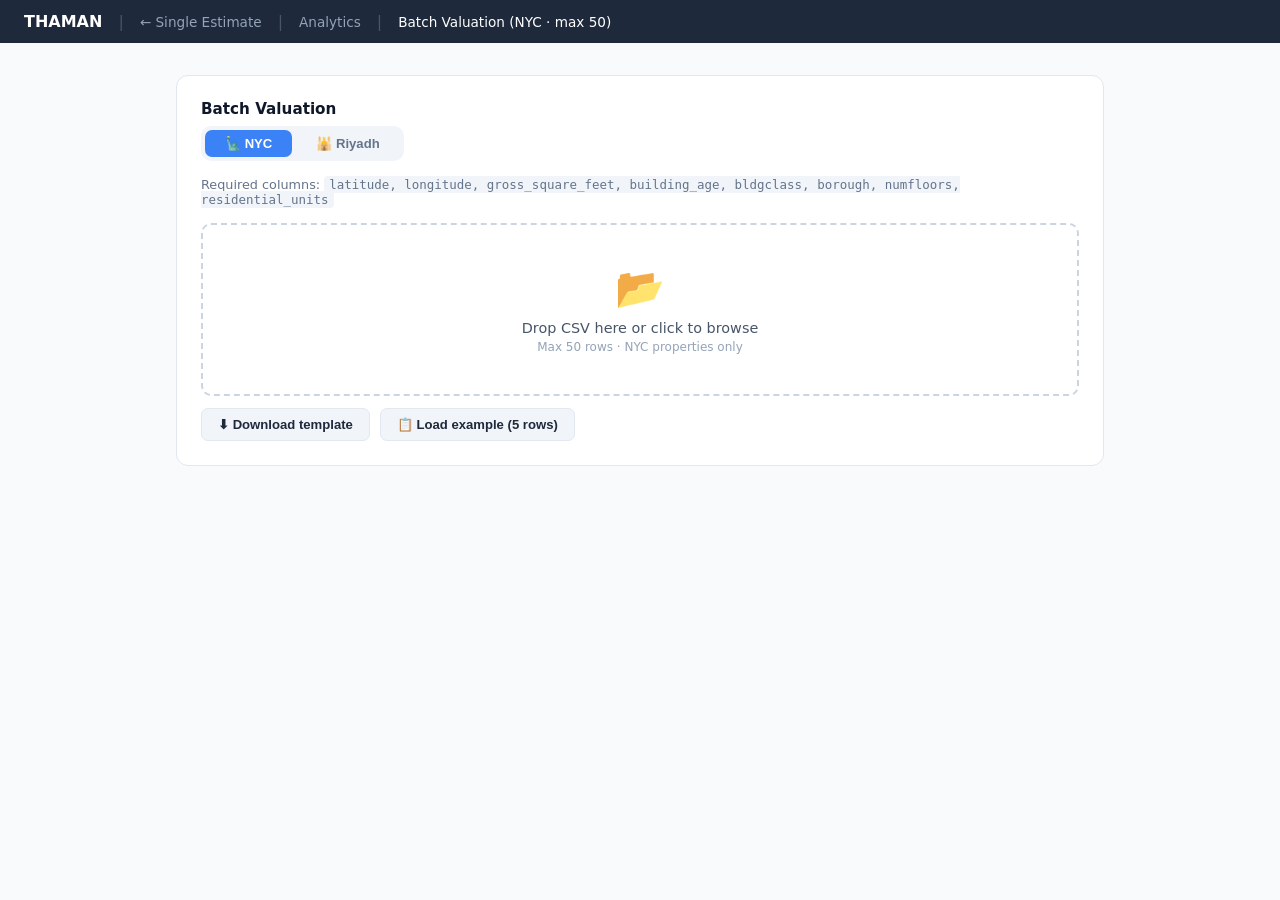
<file: frontend/batch.html>
<!DOCTYPE html>
<html lang="en">
<head>
<meta charset="UTF-8">
<meta name="viewport" content="width=device-width,initial-scale=1">
<title>THAMAN — Batch Valuation</title>
<style>
  *{box-sizing:border-box;margin:0;padding:0}
  body{font-family:'Segoe UI',system-ui,sans-serif;background:#f8fafc;color:#1e293b;min-height:100vh}
  .topbar{background:#1e293b;color:#fff;padding:12px 24px;display:flex;align-items:center;gap:16px;flex-wrap:wrap}
  .topbar a{color:#94a3b8;text-decoration:none;font-size:.85rem}
  .topbar a:hover{color:#fff}
  .topbar .sep{color:#475569}
  h1{font-size:1rem;font-weight:700;color:#fff}
  .wrap{max-width:960px;margin:0 auto;padding:32px 16px}
  .card{background:#fff;border:1px solid #e2e8f0;border-radius:12px;padding:24px;margin-bottom:20px}
  h2{font-size:.95rem;font-weight:700;margin-bottom:8px;color:#0f172a}
  .sub{font-size:.8rem;color:#64748b;margin-bottom:16px}
  /* City toggle */
  .city-toggle{display:flex;gap:4px;background:#f1f5f9;border-radius:10px;padding:4px;margin-bottom:16px;width:fit-content}
  .city-btn{padding:6px 20px;border-radius:7px;border:none;font-size:.82rem;font-weight:700;
    cursor:pointer;color:#64748b;background:transparent;transition:all .15s}
  .city-btn.active-nyc{background:#3b82f6;color:#fff}
  .city-btn.active-riyadh{background:#059669;color:#fff}
  /* Drop zone */
  .dropzone{border:2px dashed #cbd5e1;border-radius:10px;padding:40px;text-align:center;
    cursor:pointer;transition:border-color .2s,background .2s}
  .dropzone:hover,.dropzone.drag{border-color:#3b82f6;background:#eff6ff}
  .dropzone.riyadh:hover,.dropzone.riyadh.drag{border-color:#059669;background:#ecfdf5}
  .dropzone input{display:none}
  .dropzone-icon{font-size:2.5rem;margin-bottom:8px}
  .dropzone-label{font-size:.9rem;color:#475569}
  .dropzone-hint{font-size:.75rem;color:#94a3b8;margin-top:4px}
  /* Template strip */
  .template-strip{display:flex;align-items:center;gap:10px;margin-top:12px;flex-wrap:wrap}
  .btn{padding:8px 16px;border-radius:7px;border:none;font-size:.82rem;font-weight:600;
    cursor:pointer;transition:opacity .15s}
  .btn:hover{opacity:.85}
  .btn:disabled{opacity:.45;cursor:not-allowed}
  .btn-primary{background:#3b82f6;color:#fff}
  .btn-primary.riyadh{background:#059669}
  .btn-secondary{background:#f1f5f9;color:#1e293b;border:1px solid #e2e8f0}
  .btn-green{background:#059669;color:#fff}
  /* Preview table */
  .table-wrap{overflow-x:auto;margin-top:12px}
  table{width:100%;border-collapse:collapse;font-size:.78rem}
  th{background:#f8fafc;border:1px solid #e2e8f0;padding:6px 10px;text-align:left;
    font-weight:600;color:#475569;white-space:nowrap}
  td{border:1px solid #e2e8f0;padding:6px 10px;white-space:nowrap}
  tr:nth-child(even) td{background:#fafafa}
  td.err{color:#dc2626;font-size:.72rem}
  td.price{font-weight:700;color:#059669}
  td.price-nyc{font-weight:700;color:#3b82f6}
  td.range{color:#64748b;font-size:.72rem}
  td.loc{color:#64748b;font-size:.72rem}
  /* Status bar */
  .status{font-size:.82rem;color:#475569;padding:8px 0}
  .status.ok{color:#059669}
  .status.err{color:#dc2626}
  /* Progress */
  .progress-wrap{background:#e2e8f0;border-radius:99px;height:6px;margin:10px 0;display:none}
  .progress-bar{height:6px;border-radius:99px;background:#3b82f6;width:0;transition:width .3s}
  .progress-bar.riyadh{background:#059669}
  /* Validation badge */
  .badge{display:inline-block;padding:2px 7px;border-radius:99px;font-size:.7rem;font-weight:600}
  .badge-ok{background:#dcfce7;color:#166534}
  .badge-warn{background:#fef9c3;color:#854d0e}
  .badge-err{background:#fee2e2;color:#991b1b}
  code{background:#f1f5f9;padding:1px 5px;border-radius:4px;font-size:.78rem}
</style>
</head>
<body>
<div class="topbar">
  <h1>THAMAN</h1>
  <span class="sep">|</span>
  <a href="/ui">← Single Estimate</a>
  <span class="sep">|</span>
  <a href="/ui/charts.html">Analytics</a>
  <span class="sep">|</span>
  <span id="topbarLabel" style="color:#fff;font-size:.85rem">Batch Valuation (NYC · max 50)</span>
</div>

<div class="wrap">
  <!-- Upload card -->
  <div class="card">
    <h2>Batch Valuation</h2>

    <!-- City toggle -->
    <div class="city-toggle">
      <button class="city-btn active-nyc" id="btnNYC"    onclick="setCity('nyc')">🗽 NYC</button>
      <button class="city-btn"            id="btnRiyadh" onclick="setCity('riyadh')">🕌 Riyadh</button>
    </div>

    <!-- NYC requirements -->
    <div id="nycHints">
      <div class="sub">Required columns: <code>latitude, longitude, gross_square_feet, building_age, bldgclass, borough, numfloors, residential_units</code></div>
    </div>
    <!-- Riyadh requirements -->
    <div id="riyadhHints" style="display:none">
      <div class="sub">Required columns: <code>latitude, longitude, property_type, area_sqm</code> · bbox: lat 23.5–26.0 · lon 45.5–48.0 · property_type: شقة | فيلا | قطعة أرض-سكنى | عمارة</div>
    </div>

    <div class="dropzone" id="dropzone" onclick="document.getElementById('fileInput').click()">
      <input type="file" id="fileInput" accept=".csv">
      <div class="dropzone-icon">📂</div>
      <div class="dropzone-label">Drop CSV here or click to browse</div>
      <div class="dropzone-hint" id="dropHint">Max 50 rows · NYC properties only</div>
    </div>
    <div class="template-strip">
      <button class="btn btn-secondary" onclick="downloadTemplate()">⬇ Download template</button>
      <button class="btn btn-secondary" onclick="loadExample()">📋 Load example (5 rows)</button>
    </div>
  </div>

  <!-- Preview + run card -->
  <div class="card" id="previewCard" style="display:none">
    <h2>Preview <span id="previewCount"></span></h2>
    <div class="status" id="validationStatus"></div>
    <div class="table-wrap" id="previewTable"></div>
    <div style="display:flex;gap:10px;margin-top:16px;flex-wrap:wrap">
      <button class="btn btn-primary" id="runBtn" onclick="runBatch()">▶ Run Batch Valuation</button>
      <button class="btn btn-secondary" onclick="clearAll()">✕ Clear</button>
    </div>
    <div class="progress-wrap" id="progressWrap">
      <div class="progress-bar" id="progressBar"></div>
    </div>
    <div class="status" id="runStatus"></div>
  </div>

  <!-- Results card -->
  <div class="card" id="resultsCard" style="display:none">
    <h2>Results <span id="resultsCount"></span></h2>
    <div class="sub" id="resultsSub"></div>
    <div style="display:flex;gap:10px;margin-bottom:12px;flex-wrap:wrap">
      <button class="btn btn-green" onclick="downloadResults()">⬇ Download results CSV</button>
      <button class="btn btn-secondary" onclick="clearAll()">🔄 New batch</button>
    </div>
    <div class="table-wrap" id="resultsTable"></div>
  </div>
</div>

<script>
'use strict';

// ── Config per city ────────────────────────────────────────────────────
const CFG = {
  nyc: {
    required: ['latitude','longitude','gross_square_feet','building_age','bldgclass','borough','numfloors','residential_units'],
    endpoint: '/batch',
    template:  'latitude,longitude,gross_square_feet,building_age,bldgclass,borough,numfloors,residential_units,land_square_feet,has_elevator,is_condo\n',
    example:   'latitude,longitude,gross_square_feet,building_age,bldgclass,borough,numfloors,residential_units\n40.7580,-73.9855,1200,45,R4,1,12,1\n40.6782,-73.9442,900,70,A1,3,2,1\n40.7282,-73.7949,2400,30,D4,4,6,4\n40.8448,-73.8648,1800,55,B1,2,3,2\n40.5795,-74.1502,1600,85,A2,5,2,1',
    validate:  r => {
      const lat = parseFloat(r.latitude), lon = parseFloat(r.longitude);
      if (isNaN(lat) || lat < 40.4 || lat > 40.95) return 'lat out of NYC range';
      if (isNaN(lon) || lon < -74.3 || lon > -73.7) return 'lon out of NYC range';
      if (!r.bldgclass) return 'missing bldgclass';
      const b = parseInt(r.borough, 10);
      if (isNaN(b) || b < 1 || b > 5) return 'borough must be 1–5';
      return null;
    },
    buildRow:  r => {
      const obj = {
        latitude: parseFloat(r.latitude), longitude: parseFloat(r.longitude),
        gross_square_feet: parseFloat(r.gross_square_feet),
        building_age: parseInt(r.building_age, 10),
        bldgclass: r.bldgclass, borough: parseInt(r.borough, 10),
        numfloors: parseFloat(r.numfloors), residential_units: parseInt(r.residential_units, 10),
      };
      ['land_square_feet','has_elevator','is_condo','is_multifamily','is_single_fam',
       'builtfar','residfar','prior_sale_price','has_prior_sale','is_flip','renovated_since_2018'
      ].forEach(k => { if (r[k] !== undefined && r[k] !== '') obj[k] = parseFloat(r[k]); });
      return obj;
    },
  },
  riyadh: {
    required: ['latitude','longitude','property_type','area_sqm'],
    endpoint: '/batch/riyadh',
    template:  'latitude,longitude,property_type,area_sqm\n',
    example:   'latitude,longitude,property_type,area_sqm\n24.7500,46.6800,شقة,150\n24.8000,46.7200,فيلا,400\n24.6900,46.7100,شقة,120\n24.7200,46.6500,قطعة أرض-سكنى,600\n24.7800,46.7500,عمارة,800',
    validate:  r => {
      const lat = parseFloat(r.latitude), lon = parseFloat(r.longitude);
      if (isNaN(lat) || lat < 23.5 || lat > 26.0) return 'lat out of Riyadh range (23.5–26.0)';
      if (isNaN(lon) || lon < 45.5 || lon > 48.0) return 'lon out of Riyadh range (45.5–48.0)';
      const VALID_TYPES = ['شقة','فيلا','قطعة أرض-سكنى','عمارة','apartment','villa','residential_plot','building'];
      if (!VALID_TYPES.includes(r.property_type)) return `unknown type: ${r.property_type}`;
      if (isNaN(parseFloat(r.area_sqm)) || parseFloat(r.area_sqm) <= 0) return 'area_sqm must be > 0';
      return null;
    },
    buildRow:  r => ({
      latitude: parseFloat(r.latitude), longitude: parseFloat(r.longitude),
      property_type: r.property_type, area_sqm: parseFloat(r.area_sqm),
    }),
  },
};

const BOROUGH_NAMES = {1:'Manhattan',2:'Bronx',3:'Brooklyn',4:'Queens',5:'Staten Island'};

let _city   = 'nyc';
let _rows   = [];
let _headers = [];
let _results = [];
let _payload = [];

// ── City switch ────────────────────────────────────────────────────────
function setCity(c) {
  _city = c;
  const isR = c === 'riyadh';
  document.getElementById('btnNYC').className    = 'city-btn' + (isR ? '' : ' active-nyc');
  document.getElementById('btnRiyadh').className = 'city-btn' + (isR ? ' active-riyadh' : '');
  document.getElementById('nycHints').style.display    = isR ? 'none' : '';
  document.getElementById('riyadhHints').style.display = isR ? '' : 'none';
  document.getElementById('dropzone').className  = 'dropzone' + (isR ? ' riyadh' : '');
  document.getElementById('dropHint').textContent = isR ? 'Max 50 rows · Riyadh properties only' : 'Max 50 rows · NYC properties only';
  document.getElementById('progressBar').className = 'progress-bar' + (isR ? ' riyadh' : '');
  document.getElementById('runBtn').className    = 'btn btn-primary' + (isR ? ' riyadh' : '');
  document.getElementById('topbarLabel').textContent = isR ? 'Batch Valuation (Riyadh · max 50)' : 'Batch Valuation (NYC · max 50)';
  clearAll();
}

// ── Drag-and-drop ──────────────────────────────────────────────────────
const dz = document.getElementById('dropzone');
dz.addEventListener('dragover',  e => { e.preventDefault(); dz.classList.add('drag'); });
dz.addEventListener('dragleave', () => dz.classList.remove('drag'));
dz.addEventListener('drop', e => {
  e.preventDefault(); dz.classList.remove('drag');
  const f = e.dataTransfer.files[0];
  if (f) loadFile(f);
});
document.getElementById('fileInput').addEventListener('change', e => {
  if (e.target.files[0]) loadFile(e.target.files[0]);
});

function loadFile(file) {
  const reader = new FileReader();
  reader.onload = e => parseCSV(e.target.result);
  reader.readAsText(file);
}

// ── CSV parser ─────────────────────────────────────────────────────────
function parseCSV(text) {
  const lines = text.trim().split('\n').filter(l => l.trim());
  if (lines.length < 2) { alert('CSV must have a header row and at least one data row.'); return; }
  _headers = lines[0].split(',').map(h => h.trim().replace(/^"|"$/g, ''));
  _rows = lines.slice(1).map(line => {
    const vals = line.split(',').map(v => v.trim().replace(/^"|"$/g, ''));
    const obj = {};
    _headers.forEach((h, i) => { obj[h] = vals[i] ?? ''; });
    return obj;
  }).filter(r => Object.values(r).some(v => v !== ''));

  if (_rows.length > 50) {
    alert(`CSV has ${_rows.length} rows. Only first 50 will be used.`);
    _rows = _rows.slice(0, 50);
  }
  showPreview();
}

// ── Preview table ──────────────────────────────────────────────────────
function showPreview() {
  const cfg     = CFG[_city];
  const missing = cfg.required.filter(c => !_headers.includes(c));
  const statusEl = document.getElementById('validationStatus');
  document.getElementById('previewCount').textContent = `— ${_rows.length} row${_rows.length !== 1 ? 's' : ''}`;

  // Row-level validation
  const rowErrors = _rows.map(r => cfg.validate(r));
  const invalidCt = rowErrors.filter(Boolean).length;

  if (missing.length) {
    statusEl.className   = 'status err';
    statusEl.textContent = `Missing required columns: ${missing.join(', ')}`;
    document.getElementById('runBtn').disabled = true;
  } else if (invalidCt === _rows.length) {
    statusEl.className   = 'status err';
    statusEl.textContent = `All ${invalidCt} rows failed validation — check coordinates and required fields`;
    document.getElementById('runBtn').disabled = true;
  } else {
    const warnMsg = invalidCt ? ` · ${invalidCt} rows will be skipped (validation errors)` : '';
    statusEl.className   = 'status ok';
    statusEl.textContent = `✓ ${_rows.length - invalidCt} valid rows ready${warnMsg}`;
    document.getElementById('runBtn').disabled = false;
  }

  const cols    = cfg.required.filter(c => _headers.includes(c));
  const preview = _rows.slice(0, 10);
  const html = `<table>
    <thead><tr>${cols.map(c => `<th>${c}</th>`).join('')}<th>status</th></tr></thead>
    <tbody>${preview.map((r, i) => {
      const err = rowErrors[i];
      const badge = err
        ? `<span class="badge badge-err">${err}</span>`
        : `<span class="badge badge-ok">✓ ready</span>`;
      return `<tr>${cols.map(c => `<td>${r[c] ?? ''}</td>`).join('')}<td>${badge}</td></tr>`;
    }).join('')}</tbody>
  </table>${_rows.length > 10 ? `<div class="sub" style="margin-top:6px">…and ${_rows.length - 10} more rows</div>` : ''}`;

  document.getElementById('previewTable').innerHTML = html;
  document.getElementById('previewCard').style.display = 'block';
  document.getElementById('resultsCard').style.display = 'none';
  document.getElementById('runStatus').textContent = '';
  _results = [];
}

// ── Run batch ──────────────────────────────────────────────────────────
async function runBatch() {
  const cfg  = CFG[_city];
  const rowErrs = _rows.map(r => cfg.validate(r));
  _payload = _rows
    .map((r, i) => rowErrs[i] ? null : cfg.buildRow(r))
    .filter(Boolean);

  if (!_payload.length) {
    document.getElementById('runStatus').className   = 'status err';
    document.getElementById('runStatus').textContent = 'No valid rows to submit.';
    return;
  }

  document.getElementById('runBtn').disabled = true;
  document.getElementById('runStatus').className   = 'status';
  document.getElementById('runStatus').textContent = `Sending ${_payload.length} properties…`;
  const pw = document.getElementById('progressWrap');
  const pb = document.getElementById('progressBar');
  pw.style.display = 'block';
  pb.style.width   = '30%';

  try {
    const res = await fetch(cfg.endpoint, {
      method: 'POST',
      headers: { 'Content-Type': 'application/json' },
      body: JSON.stringify(_payload),
    });
    pb.style.width = '80%';

    if (!res.ok) {
      const err = await res.json().catch(() => ({}));
      throw new Error(err.detail || `HTTP ${res.status}`);
    }

    const data = await res.json();
    pb.style.width = '100%';
    setTimeout(() => { pw.style.display = 'none'; pb.style.width = '0'; }, 600);

    _results = data.results || [];
    showResults();

    document.getElementById('runStatus').className   = 'status ok';
    document.getElementById('runStatus').textContent = `✓ ${_results.length} estimates complete`;
  } catch (e) {
    pb.style.width = '0'; pw.style.display = 'none';
    document.getElementById('runStatus').className   = 'status err';
    document.getElementById('runStatus').textContent = `Error: ${e.message}`;
  } finally {
    document.getElementById('runBtn').disabled = false;
  }
}

// ── Results table ──────────────────────────────────────────────────────
function fmt$(v)   { return '$' + Math.round(v).toLocaleString(); }
function fmtSAR(v) { return '﷼' + Math.round(v).toLocaleString(); }

function showResults() {
  const ok    = _results.filter(r => !r.error).length;
  const errCt = _results.filter(r => r.error).length;
  document.getElementById('resultsCount').textContent = `— ${ok} OK${errCt ? `, ${errCt} failed` : ''}`;

  let html;
  if (_city === 'nyc') {
    document.getElementById('resultsSub').textContent = 'NYC Stack v22 · 4-model ensemble · results ordered by input row';
    html = `<table><thead><tr>
      <th>#</th><th>lat</th><th>lon</th><th>sqft</th><th>bldgclass</th><th>borough</th>
      <th>Estimated Price</th><th>Low</th><th>High</th><th>status</th>
    </tr></thead><tbody>${_results.map((r, i) => {
      const inp = _payload[i] || {};
      if (r.error) return `<tr><td>${i+1}</td><td>${inp.latitude??''}</td><td>${inp.longitude??''}</td>
        <td>${inp.gross_square_feet??''}</td><td>${inp.bldgclass??''}</td><td></td>
        <td colspan="3" class="err">${r.error}</td><td><span class="badge badge-err">error</span></td></tr>`;
      const bname = r.borough_name || BOROUGH_NAMES[inp.borough] || '';
      return `<tr><td>${i+1}</td><td class="loc">${inp.latitude}</td><td class="loc">${inp.longitude}</td>
        <td>${inp.gross_square_feet}</td><td>${r.bldgclass||inp.bldgclass||''}</td>
        <td class="loc">${bname}</td>
        <td class="price-nyc">${fmt$(r.predicted_price)}</td>
        <td class="range">${fmt$(r.confidence_low)}</td>
        <td class="range">${fmt$(r.confidence_high)}</td>
        <td><span class="badge badge-ok">✓</span></td></tr>`;
    }).join('')}</tbody></table>`;
  } else {
    document.getElementById('resultsSub').textContent = 'Riyadh Stack v12 · 4-model ensemble · results ordered by input row';
    html = `<table><thead><tr>
      <th>#</th><th>lat</th><th>lon</th><th>type</th><th>area m²</th><th>district</th>
      <th>Total SAR</th><th>SAR/m²</th><th>Low</th><th>High</th><th>status</th>
    </tr></thead><tbody>${_results.map((r, i) => {
      const inp = _payload[i] || {};
      if (r.error) return `<tr><td>${i+1}</td><td>${inp.latitude??''}</td><td>${inp.longitude??''}</td>
        <td>${inp.property_type??''}</td><td>${inp.area_sqm??''}</td><td></td>
        <td colspan="4" class="err">${r.error}</td><td><span class="badge badge-err">error</span></td></tr>`;
      return `<tr><td>${i+1}</td><td class="loc">${inp.latitude}</td><td class="loc">${inp.longitude}</td>
        <td>${r.property_type||inp.property_type||''}</td><td>${r.area_sqm||inp.area_sqm||''}</td>
        <td class="loc">${r.district_ar||''}</td>
        <td class="price">${fmtSAR(r.predicted_total_sar)}</td>
        <td class="range">${fmtSAR(r.predicted_price_sqm)}</td>
        <td class="range">${fmtSAR(r.confidence_low_sar)}</td>
        <td class="range">${fmtSAR(r.confidence_high_sar)}</td>
        <td><span class="badge badge-ok">✓</span></td></tr>`;
    }).join('')}</tbody></table>`;
  }

  document.getElementById('resultsTable').innerHTML = html;
  document.getElementById('resultsCard').style.display = 'block';
  document.getElementById('resultsCard').scrollIntoView({ behavior: 'smooth', block: 'start' });
}

// ── Download results CSV ───────────────────────────────────────────────
function downloadResults() {
  if (!_results.length) return;
  let header, rows;
  if (_city === 'nyc') {
    header = 'index,latitude,longitude,gross_square_feet,bldgclass,borough,predicted_price,confidence_low,confidence_high,error';
    rows = _results.map((r, i) => {
      const inp = _payload[i] || {};
      if (r.error) return [i+1,inp.latitude||'',inp.longitude||'',inp.gross_square_feet||'',inp.bldgclass||'',inp.borough||'','','','',r.error].join(',');
      return [i+1,inp.latitude||'',inp.longitude||'',inp.gross_square_feet||'',r.bldgclass||inp.bldgclass||'',inp.borough||'',Math.round(r.predicted_price),Math.round(r.confidence_low),Math.round(r.confidence_high),''].join(',');
    });
  } else {
    header = 'index,latitude,longitude,property_type,area_sqm,district_ar,predicted_total_sar,predicted_price_sqm,confidence_low_sar,confidence_high_sar,error';
    rows = _results.map((r, i) => {
      const inp = _payload[i] || {};
      if (r.error) return [i+1,inp.latitude||'',inp.longitude||'',inp.property_type||'',inp.area_sqm||'','','','','','',r.error].join(',');
      return [i+1,inp.latitude||'',inp.longitude||'',r.property_type||inp.property_type||'',r.area_sqm||inp.area_sqm||'',r.district_ar||'',r.predicted_total_sar,r.predicted_price_sqm,r.confidence_low_sar,r.confidence_high_sar,''].join(',');
    });
  }
  const blob = new Blob([[header,...rows].join('\n')], { type:'text/csv' });
  const a = document.createElement('a');
  a.href = URL.createObjectURL(blob);
  a.download = `thaman_batch_${_city}_${new Date().toISOString().slice(0,10)}.csv`;
  a.click();
  URL.revokeObjectURL(a.href);
}

// ── Download template CSV ──────────────────────────────────────────────
function downloadTemplate() {
  const cfg  = CFG[_city];
  const blob = new Blob([cfg.template], { type:'text/csv' });
  const a    = document.createElement('a');
  a.href     = URL.createObjectURL(blob);
  a.download = `thaman_batch_${_city}_template.csv`;
  a.click();
  URL.revokeObjectURL(a.href);
}

// ── Example data ───────────────────────────────────────────────────────
function loadExample() { parseCSV(CFG[_city].example); }

// ── Clear ──────────────────────────────────────────────────────────────
function clearAll() {
  _rows = []; _results = []; _headers = []; _payload = [];
  document.getElementById('previewCard').style.display = 'none';
  document.getElementById('resultsCard').style.display = 'none';
  document.getElementById('fileInput').value = '';
}
</script>
</body>
</html>
</file>
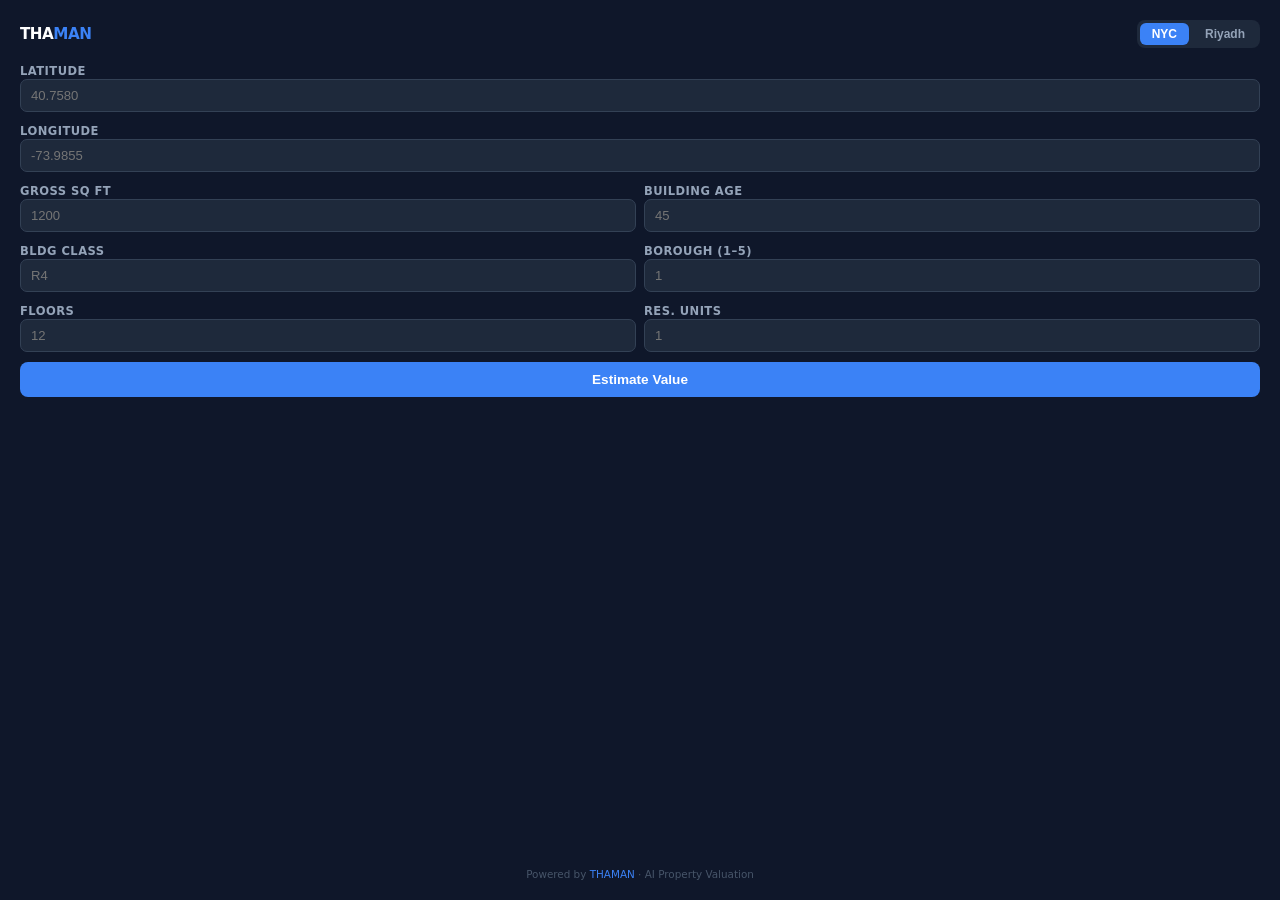
<file: frontend/embed.html>
<!DOCTYPE html>
<html lang="en">
<head>
<meta charset="UTF-8">
<meta name="viewport" content="width=device-width,initial-scale=1">
<title>THAMAN Widget</title>
<style>
  *{box-sizing:border-box;margin:0;padding:0}
  body{font-family:'Segoe UI',system-ui,sans-serif;background:#0f172a;color:#e2e8f0;
    min-height:100vh;display:flex;align-items:stretch}
  .widget{width:100%;padding:20px;display:flex;flex-direction:column;gap:12px}
  .widget-header{display:flex;align-items:center;justify-content:space-between}
  .logo{font-size:.95rem;font-weight:800;letter-spacing:-.5px;color:#fff}
  .logo span{color:#3b82f6}
  .city-toggle{display:flex;gap:4px;background:#1e293b;border-radius:8px;padding:3px}
  .city-btn{padding:4px 12px;border-radius:6px;border:none;font-size:.75rem;font-weight:600;
    cursor:pointer;color:#94a3b8;background:transparent;transition:all .15s}
  .city-btn.active{background:#3b82f6;color:#fff}
  .city-btn.riyadh.active{background:#059669}
  form{display:flex;flex-direction:column;gap:8px}
  label{font-size:.72rem;color:#94a3b8;font-weight:600;text-transform:uppercase;letter-spacing:.04em}
  input,select{width:100%;padding:8px 10px;background:#1e293b;border:1px solid #334155;
    border-radius:7px;color:#f1f5f9;font-size:.82rem;outline:none;transition:border-color .15s}
  input:focus,select:focus{border-color:#3b82f6}
  .riyadh-mode input:focus,.riyadh-mode select:focus{border-color:#059669}
  .row2{display:grid;grid-template-columns:1fr 1fr;gap:8px}
  .submit-btn{padding:10px;border-radius:8px;border:none;font-size:.85rem;font-weight:700;
    cursor:pointer;color:#fff;background:#3b82f6;transition:opacity .15s;margin-top:2px}
  .submit-btn:hover:not(:disabled){opacity:.85}
  .submit-btn:disabled{opacity:.5;cursor:not-allowed}
  .riyadh-mode .submit-btn{background:#059669}
  /* Price reveal */
  .price-card{background:#1e293b;border:1px solid #334155;border-radius:10px;padding:14px 16px;
    display:none;animation:fadein .3s}
  @keyframes fadein{from{opacity:0;transform:translateY(4px)}to{opacity:1;transform:none}}
  .price-label{font-size:.7rem;color:#64748b;font-weight:600;text-transform:uppercase;letter-spacing:.06em}
  .price-main{font-size:1.6rem;font-weight:900;letter-spacing:-1px;color:#fff;margin:4px 0}
  .price-range{font-size:.72rem;color:#64748b}
  .price-meta{font-size:.72rem;color:#94a3b8;margin-top:6px}
  .poweredby{font-size:.65rem;color:#475569;text-align:center;margin-top:auto;padding-top:4px}
  .poweredby a{color:#3b82f6;text-decoration:none}
  .err{font-size:.75rem;color:#f87171;padding:6px 0}
  .spinner{display:inline-block;width:14px;height:14px;border:2px solid rgba(255,255,255,.3);
    border-top-color:#fff;border-radius:50%;animation:spin .7s linear infinite;vertical-align:middle}
  @keyframes spin{to{transform:rotate(360deg)}}
</style>
</head>
<body>
<div class="widget" id="widget">
  <div class="widget-header">
    <div class="logo">THA<span>MAN</span></div>
    <div class="city-toggle">
      <button class="city-btn active" id="btnNYC"    onclick="setCity('nyc')">NYC</button>
      <button class="city-btn riyadh" id="btnRiyadh" onclick="setCity('riyadh')">Riyadh</button>
    </div>
  </div>

  <!-- NYC form -->
  <form id="nycForm" onsubmit="runNYC(event)">
    <div>
      <label>Latitude</label>
      <input type="number" id="nLat" step="0.0001" placeholder="40.7580" required>
    </div>
    <div>
      <label>Longitude</label>
      <input type="number" id="nLon" step="0.0001" placeholder="-73.9855" required>
    </div>
    <div class="row2">
      <div>
        <label>Gross Sq Ft</label>
        <input type="number" id="nSqft" placeholder="1200" required>
      </div>
      <div>
        <label>Building Age</label>
        <input type="number" id="nAge" placeholder="45" required>
      </div>
    </div>
    <div class="row2">
      <div>
        <label>Bldg Class</label>
        <input type="text" id="nBldg" placeholder="R4" maxlength="3" required>
      </div>
      <div>
        <label>Borough (1–5)</label>
        <input type="number" id="nBoro" min="1" max="5" placeholder="1" required>
      </div>
    </div>
    <div class="row2">
      <div>
        <label>Floors</label>
        <input type="number" id="nFloors" placeholder="12" required>
      </div>
      <div>
        <label>Res. Units</label>
        <input type="number" id="nUnits" placeholder="1" required>
      </div>
    </div>
    <button class="submit-btn" type="submit" id="nycBtn">Estimate Value</button>
  </form>

  <!-- Riyadh form -->
  <form id="riyadhForm" style="display:none" onsubmit="runRiyadh(event)">
    <div>
      <label>Latitude</label>
      <input type="number" id="rLat" step="0.0001" placeholder="24.7500" required>
    </div>
    <div>
      <label>Longitude</label>
      <input type="number" id="rLon" step="0.0001" placeholder="46.6800" required>
    </div>
    <div>
      <label>Property Type</label>
      <select id="rType" required>
        <option value="شقة">شقة — Apartment</option>
        <option value="فيلا">فيلا — Villa</option>
        <option value="قطعة أرض-سكنى">قطعة أرض-سكنى — Residential Plot</option>
        <option value="عمارة">عمارة — Building</option>
      </select>
    </div>
    <div>
      <label>Area (m²)</label>
      <input type="number" id="rArea" placeholder="150" required>
    </div>
    <button class="submit-btn" type="submit" id="riyadhBtn">Estimate Value</button>
  </form>

  <div class="price-card" id="priceCard">
    <div class="price-label" id="priceLabel">Estimated Value</div>
    <div class="price-main" id="priceMain">—</div>
    <div class="price-range" id="priceRange"></div>
    <div class="price-meta" id="priceMeta"></div>
  </div>
  <div class="err" id="errMsg"></div>

  <div class="poweredby">Powered by <a href="/" target="_blank">THAMAN</a> · AI Property Valuation</div>
</div>

<script>
'use strict';
let _city = 'nyc';

// Pre-fill from URL params
(function() {
  const p = new URLSearchParams(location.search);
  if (p.get('city') === 'riyadh') setCity('riyadh');
  if (p.get('lat'))  { document.getElementById('nLat').value = p.get('lat'); document.getElementById('rLat').value = p.get('lat'); }
  if (p.get('lon'))  { document.getElementById('nLon').value = p.get('lon'); document.getElementById('rLon').value = p.get('lon'); }
  if (p.get('sqft')) document.getElementById('nSqft').value = p.get('sqft');
  if (p.get('age'))  document.getElementById('nAge').value  = p.get('age');
  if (p.get('bldg')) document.getElementById('nBldg').value = p.get('bldg');
  if (p.get('boro')) document.getElementById('nBoro').value = p.get('boro');
  if (p.get('area')) document.getElementById('rArea').value = p.get('area');
  if (p.get('rtype'))document.getElementById('rType').value = decodeURIComponent(p.get('rtype'));
})();

function setCity(c) {
  _city = c;
  const isR = c === 'riyadh';
  document.getElementById('nycForm').style.display    = isR ? 'none' : '';
  document.getElementById('riyadhForm').style.display = isR ? '' : 'none';
  document.getElementById('btnNYC').classList.toggle('active', !isR);
  document.getElementById('btnRiyadh').classList.toggle('active', isR);
  document.getElementById('widget').classList.toggle('riyadh-mode', isR);
  document.getElementById('priceCard').style.display = 'none';
  document.getElementById('errMsg').textContent = '';
}

function setLoading(id, on) {
  const btn = document.getElementById(id);
  btn.disabled = on;
  btn.innerHTML = on ? '<span class="spinner"></span> Estimating…' : 'Estimate Value';
}

function showPrice(main, range, meta) {
  document.getElementById('priceMain').textContent  = main;
  document.getElementById('priceRange').textContent = range;
  document.getElementById('priceMeta').textContent  = meta;
  document.getElementById('priceCard').style.display = 'block';
  document.getElementById('errMsg').textContent = '';
}

function showErr(msg) {
  document.getElementById('errMsg').textContent = msg;
  document.getElementById('priceCard').style.display = 'none';
}

function fmt$(v) { return '$' + Math.round(v).toLocaleString(); }
function fmtSAR(v) { return '﷼' + Math.round(v).toLocaleString(); }

async function runNYC(e) {
  e.preventDefault();
  setLoading('nycBtn', true);
  try {
    const body = {
      latitude:          parseFloat(document.getElementById('nLat').value),
      longitude:         parseFloat(document.getElementById('nLon').value),
      gross_square_feet: parseFloat(document.getElementById('nSqft').value),
      building_age:      parseInt(document.getElementById('nAge').value, 10),
      bldgclass:         document.getElementById('nBldg').value.trim().toUpperCase(),
      borough:           parseInt(document.getElementById('nBoro').value, 10),
      numfloors:         parseFloat(document.getElementById('nFloors').value),
      residential_units: parseInt(document.getElementById('nUnits').value, 10),
    };
    const res = await fetch('/predict', { method:'POST', headers:{'Content-Type':'application/json'}, body: JSON.stringify(body) });
    if (!res.ok) { const e2 = await res.json().catch(()=>({})); throw new Error(e2.detail || `HTTP ${res.status}`); }
    const d = await res.json();
    showPrice(
      fmt$(d.predicted_price),
      `Range: ${fmt$(d.confidence_low)} – ${fmt$(d.confidence_high)}`,
      `${d.borough_name} · ${d.bldgclass_description || body.bldgclass}`
    );
  } catch(err) { showErr(err.message); }
  finally { setLoading('nycBtn', false); }
}

async function runRiyadh(e) {
  e.preventDefault();
  setLoading('riyadhBtn', true);
  try {
    const body = {
      latitude:      parseFloat(document.getElementById('rLat').value),
      longitude:     parseFloat(document.getElementById('rLon').value),
      property_type: document.getElementById('rType').value,
      area_sqm:      parseFloat(document.getElementById('rArea').value),
    };
    const res = await fetch('/predict/riyadh', { method:'POST', headers:{'Content-Type':'application/json'}, body: JSON.stringify(body) });
    if (!res.ok) { const e2 = await res.json().catch(()=>({})); throw new Error(e2.detail || `HTTP ${res.status}`); }
    const d = await res.json();
    showPrice(
      fmtSAR(d.predicted_total_sar),
      `${fmtSAR(d.predicted_price_sqm)}/m²  ·  Range: ${fmtSAR(d.confidence_low_sar)} – ${fmtSAR(d.confidence_high_sar)}`,
      `${d.district_ar || ''} · ${d.property_type} · ${d.area_sqm}m²`
    );
  } catch(err) { showErr(err.message); }
  finally { setLoading('riyadhBtn', false); }
}
</script>
</body>
</html>
</file>
